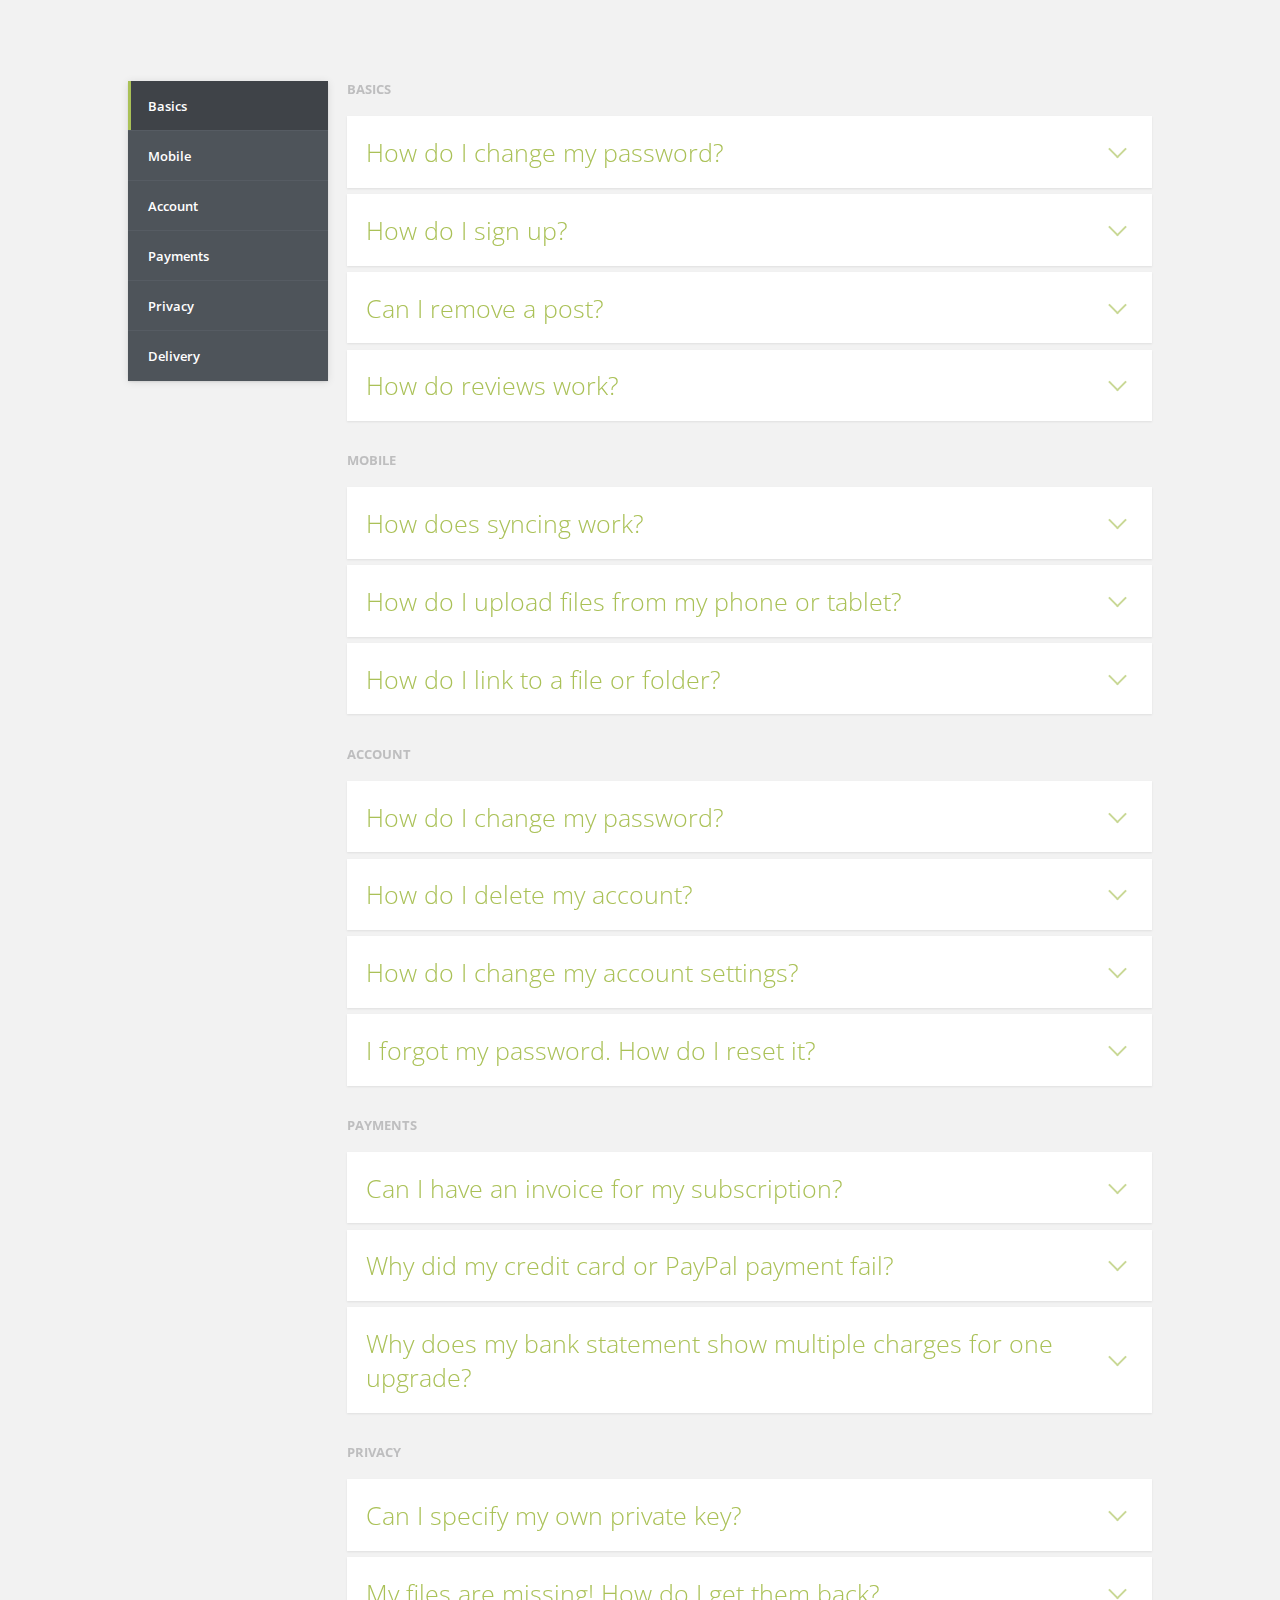
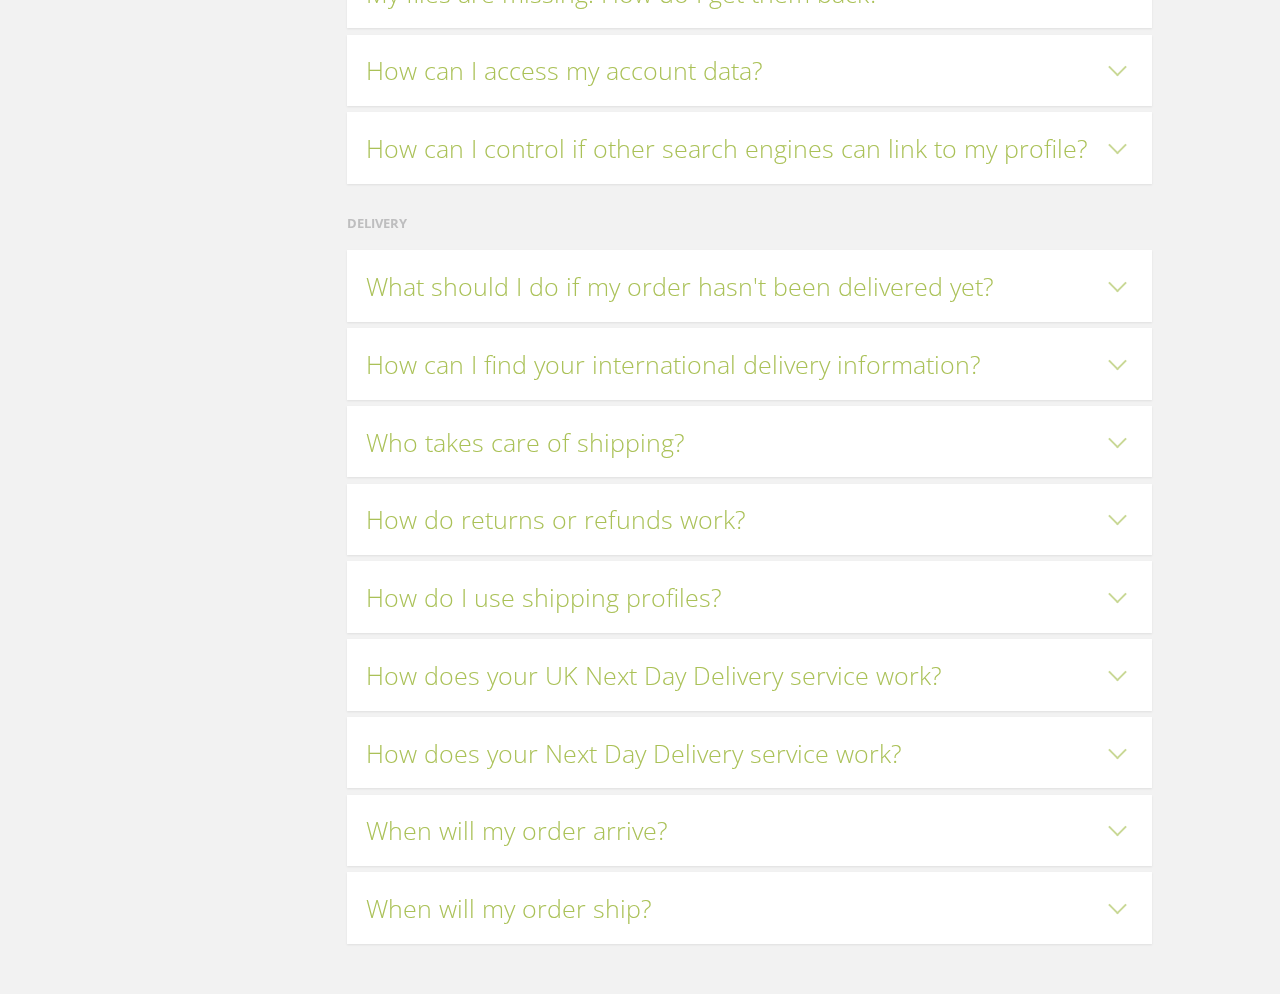
<file: index.html>
<!doctype html>
<html lang="en">
<head>
  <meta charset="UTF-8">
  <meta name="viewport" content="width=device-width, initial-scale=1">
  <script>document.getElementsByTagName("html")[0].className += " js";</script>
  <link rel="stylesheet" href="assets/css/style.css">
  <title>FAQ</title>
</head>
<body>

<section class="cd-faq js-cd-faq container max-width-md margin-top-lg margin-bottom-lg">
	<ul class="cd-faq__categories">
		<li><a class="cd-faq__category cd-faq__category-selected truncate" href="#basics">Basics</a></li>
		<li><a class="cd-faq__category truncate" href="#mobile">Mobile</a></li>
		<li><a class="cd-faq__category truncate" href="#account">Account</a></li>
		<li><a class="cd-faq__category truncate" href="#payments">Payments</a></li>
		<li><a class="cd-faq__category truncate" href="#privacy">Privacy</a></li>
		<li><a class="cd-faq__category truncate" href="#delivery">Delivery</a></li>
	</ul> <!-- cd-faq__categories -->

	<div class="cd-faq__items">
		<ul id="basics" class="cd-faq__group">
			<li class="cd-faq__title"><h2>Basics</h2></li>
			<li class="cd-faq__item">
				<a class="cd-faq__trigger" href="#0"><span>How do I change my password?</span></a>
				<div class="cd-faq__content">
          <div class="text-component">
            <p>Lorem ipsum dolor sit amet, consectetur adipisicing elit. Quae quidem blanditiis delectus corporis, possimus officia sint sequi ex tenetur id impedit est pariatur iure animi non a ratione reiciendis nihil sed consequatur atque repellendus fugit perspiciatis rerum et. Dolorum consequuntur fugit deleniti, soluta fuga nobis. Ducimus blanditiis velit sit iste delectus obcaecati debitis omnis, assumenda accusamus cumque perferendis eos aut quidem! Aut, totam rerum, cupiditate quae aperiam voluptas rem inventore quas, ex maxime culpa nam soluta labore at amet nihil laborum? Explicabo numquam, sit fugit, voluptatem autem atque quis quam voluptate fugiat earum rem hic, reprehenderit quaerat tempore at. Aperiam.</p>
          </div>
				</div> <!-- cd-faq__content -->
			</li>

			<li class="cd-faq__item">
				<a class="cd-faq__trigger" href="#0"><span>How do I sign up?</span></a>
				<div class="cd-faq__content">
          <div class="text-component">
            <p>Lorem ipsum dolor sit amet, consectetur adipisicing elit. Quasi cupiditate et laudantium esse adipisci consequatur modi possimus accusantium vero atque excepturi nobis in doloremque repudiandae soluta non minus dolore voluptatem enim reiciendis officia voluptates, fuga ullam? Voluptas reiciendis cumque molestiae unde numquam similique quas doloremque non, perferendis doloribus necessitatibus itaque dolorem quam officia atque perspiciatis dolore laudantium dolor voluptatem eligendi? Aliquam nulla unde voluptatum molestiae, eos fugit ullam, consequuntur, saepe voluptas quaerat deleniti. Repellendus magni sint temporibus, accusantium rem commodi?</p>
          </div>
				</div> <!-- cd-faq__content -->
			</li>

			<li class="cd-faq__item">
				<a class="cd-faq__trigger" href="#0"><span>Can I remove a post?</span></a>
				<div class="cd-faq__content">
          <div class="text-component">
            <p>Lorem ipsum dolor sit amet, consectetur adipisicing elit. Blanditiis provident officiis, reprehenderit numquam. Praesentium veritatis eos tenetur magni debitis inventore fugit, magnam, reiciendis, saepe obcaecati ex vero quaerat distinctio velit.</p>
          </div>
				</div> <!-- cd-faq__content -->
			</li>

			<li class="cd-faq__item">
				<a class="cd-faq__trigger" href="#0"><span>How do reviews work?</span></a>
				<div class="cd-faq__content">
          <div class="text-component">
            <p>Lorem ipsum dolor sit amet, consectetur adipisicing elit. Blanditiis provident officiis, reprehenderit numquam. Praesentium veritatis eos tenetur magni debitis inventore fugit, magnam, reiciendis, saepe obcaecati ex vero quaerat distinctio velit.</p>
          </div>
				</div> <!-- cd-faq__content -->
			</li>
		</ul> <!-- cd-faq__group -->

		<ul id="mobile" class="cd-faq__group">
			<li class="cd-faq__title"><h2>Mobile</h2></li>
			<li class="cd-faq__item">
				<a class="cd-faq__trigger" href="#0"><span>How does syncing work?</span></a>
				<div class="cd-faq__content">
          <div class="text-component">
            <p>Lorem ipsum dolor sit amet, consectetur adipisicing elit. Impedit quidem delectus rerum eligendi mollitia, repudiandae quae beatae. Et repellat quam atque corrupti iusto architecto impedit explicabo repudiandae qui similique aut iure ipsum quis inventore nulla error aliquid alias quia dolorem dolore, odio excepturi veniam odit veritatis. Quo iure magnam, et cum. Laudantium, eaque non? Tempore nihil corporis cumque dolor ipsum accusamus sapiente aliquid quis ea assumenda deserunt praesentium voluptatibus, accusantium a mollitia necessitatibus nostrum voluptatem numquam modi ab, sint rem.</p>
          </div>
				</div> <!-- cd-faq__content -->
			</li>

			<li class="cd-faq__item">
				<a class="cd-faq__trigger" href="#0"><span>How do I upload files from my phone or tablet?</span></a>
				<div class="cd-faq__content">
          <div class="text-component">
            <p>Lorem ipsum dolor sit amet, consectetur adipisicing elit. Nisi tempore, placeat quisquam rerum! Eligendi fugit dolorum tenetur modi fuga nisi rerum, autem officiis quaerat quos. Magni quia, quo quibusdam odio. Error magni aperiam amet architecto adipisci aspernatur! Officia, quaerat magni architecto nostrum magnam fuga nihil, ipsum laboriosam similique voluptatibus facilis nobis? Eius non asperiores, nesciunt suscipit veniam blanditiis veritatis provident possimus iusto voluptas, eveniet architecto quidem quos molestias, aperiam eum reprehenderit dolores ad deserunt eos amet. Vero molestiae commodi unde dolor dicta maxime alias, velit, nesciunt cum dolorem, ipsam soluta sint suscipit maiores mollitia assumenda ducimus aperiam neque enim! Quas culpa dolorum ipsam? Ipsum voluptatibus numquam natus? Eligendi explicabo eos, perferendis voluptatibus hic sed ipsam rerum maiores officia! Beatae, molestias!</p>
          </div>
				</div> <!-- cd-faq__content -->
			</li>

			<li class="cd-faq__item">
				<a class="cd-faq__trigger" href="#0"><span>How do I link to a file or folder?</span></a>
				<div class="cd-faq__content">
          <div class="text-component">
            <p>Lorem ipsum dolor sit amet, consectetur adipisicing elit. Blanditiis provident officiis, reprehenderit numquam. Praesentium veritatis eos tenetur magni debitis inventore fugit, magnam, reiciendis, saepe obcaecati ex vero quaerat distinctio velit.</p>
          </div>
				</div> <!-- cd-faq__content -->
			</li>
		</ul> <!-- cd-faq__group -->

		<ul id="account" class="cd-faq__group">
			<li class="cd-faq__title"><h2>Account</h2></li>
			<li class="cd-faq__item">
				<a class="cd-faq__trigger" href="#0"><span>How do I change my password?</span></a>
				<div class="cd-faq__content">
          <div class="text-component">
            <p>Lorem ipsum dolor sit amet, consectetur adipisicing elit. Perferendis earum autem consectetur labore eius tenetur esse, in temporibus sequi cum voluptatem vitae repellat nostrum odio perspiciatis dolores recusandae necessitatibus, unde, deserunt voluptas possimus veniam magni soluta deleniti! Architecto, quidem, totam. Fugit minus odit unde ea cupiditate ab aperiam sed dolore facere nihil laboriosam dolorum repellat deleniti aliquam fugiat laudantium delectus sint iure odio, necessitatibus rem quisquam! Ipsum praesentium quam nisi sint, impedit sapiente facilis laudantium mollitia quae fugiat similique. Dolor maiores aliquid incidunt commodi doloremque rem! Quaerat, debitis voluptatem vero qui enim, sunt reiciendis tempore inventore maxime quasi fugiat accusamus beatae modi voluptates iste officia esse soluta tempora labore quisquam fuga, cum. Sint nemo iste nulla accusamus quam qui quos, vero, minus id. Eius mollitia consequatur fugit nam consequuntur nesciunt illo id quis reprehenderit obcaecati voluptates corrupti, minus! Possimus, perspiciatis!</p>
          </div>
				</div> <!-- cd-faq__content -->
			</li>

			<li class="cd-faq__item">
				<a class="cd-faq__trigger" href="#0"><span>How do I delete my account?</span></a>
				<div class="cd-faq__content">
          <div class="text-component">
            <p>Lorem ipsum dolor sit amet, consectetur adipisicing elit. Illo tempore soluta, minus magnam non blanditiis dolore, in nam voluptas nobis minima deserunt deleniti id animi amet, suscipit consequuntur corporis nihil laborum facere temporibus. Qui inventore, doloribus facilis, provident soluta voluptas excepturi perspiciatis fugiat odit vero! Optio assumenda animi at! Assumenda doloremque nemo est sequi eaque, ipsum id, labore rem nisi, amet similique vel autem dolore totam facilis deserunt. Mollitia non ut libero unde accusamus praesentium sint maiores, illo, nemo aliquid?</p>
          </div>
				</div> <!-- cd-faq__content -->
			</li>

			<li class="cd-faq__item">
				<a class="cd-faq__trigger" href="#0"><span>How do I change my account settings?</span></a>
				<div class="cd-faq__content">
          <div class="text-component">
            <p>Lorem ipsum dolor sit amet, consectetur adipisicing elit. Blanditiis provident officiis, reprehenderit numquam. Praesentium veritatis eos tenetur magni debitis inventore fugit, magnam, reiciendis, saepe obcaecati ex vero quaerat distinctio velit.</p>
          </div>
				</div> <!-- cd-faq__content -->
			</li>

			<li class="cd-faq__item">
				<a class="cd-faq__trigger" href="#0"><span>I forgot my password. How do I reset it?</span></a>
				<div class="cd-faq__content">
          <div class="text-component">
            <p>Lorem ipsum dolor sit amet, consectetur adipisicing elit. Ipsum at aspernatur iure facere ab a corporis mollitia molestiae quod omnis minima, est labore quidem nobis accusantium ad totam sunt doloremque laudantium impedit similique iste quasi cum! Libero fugit at praesentium vero. Maiores non consequuntur rerum, nemo a qui repellat quibusdam architecto voluptatem? Sequi, possimus, cupiditate autem soluta ipsa rerum officiis cum libero delectus explicabo facilis, odit ullam aperiam reprehenderit! Vero ad non harum veritatis tempore beatae possimus, ex odio quo.</p>
          </div>
				</div> <!-- cd-faq__content -->
			</li>
		</ul> <!-- cd-faq__group -->

		<ul id="payments" class="cd-faq__group">
			<li class="cd-faq__title"><h2>Payments</h2></li>
			<li class="cd-faq__item">
				<a class="cd-faq__trigger" href="#0"><span>Can I have an invoice for my subscription?</span></a>
				<div class="cd-faq__content">
          <div class="text-component">
            <p>Lorem ipsum dolor sit amet, consectetur adipisicing elit. Impedit quidem delectus rerum eligendi mollitia, repudiandae quae beatae. Et repellat quam atque corrupti iusto architecto impedit explicabo repudiandae qui similique aut iure ipsum quis inventore nulla error aliquid alias quia dolorem dolore, odio excepturi veniam odit veritatis. Quo iure magnam, et cum. Laudantium, eaque non? Tempore nihil corporis cumque dolor ipsum accusamus sapiente aliquid quis ea assumenda deserunt praesentium voluptatibus, accusantium a mollitia necessitatibus nostrum voluptatem numquam modi ab, sint rem.</p>
          </div>
				</div> <!-- cd-faq__content -->
			</li>

			<li class="cd-faq__item">
				<a class="cd-faq__trigger" href="#0"><span>Why did my credit card or PayPal payment fail?</span></a>
				<div class="cd-faq__content">
          <div class="text-component">
            <p>Lorem ipsum dolor sit amet, consectetur adipisicing elit. Tenetur accusantium dolorem vel, ad, nostrum natus eos, nemo placeat quos nisi architecto rem dolorum amet consectetur molestiae reprehenderit cum harum commodi beatae necessitatibus. Mollitia a nostrum enim earum minima doloribus illum autem, provident vero et, aspernatur quae sunt illo dolorem. Corporis blanditiis, unde, neque, adipisci debitis quas ullam accusantium repudiandae eum nostrum quis! Velit esse harum qui, modi ratione debitis alias laboriosam minus eaque, quod, itaque labore illo totam aut quia fuga nemo. Perferendis ipsa laborum atque assumenda tempore aspernatur a eos harum non id commodi excepturi quaerat ullam, explicabo, incidunt ipsam, accusantium quo magni ut! Ratione, magnam. Delectus nesciunt impedit praesentium sed, aliquam architecto dolores quae, distinctio consectetur obcaecati esse, consequuntur vel sit quis blanditiis possimus dolorum. Eaque architecto doloremque aliquid quae cumque, vitae perferendis enim, iure fugiat, soluta aut!</p>
          </div>
				</div> <!-- cd-faq__content -->
			</li>

			<li class="cd-faq__item">
				<a class="cd-faq__trigger" href="#0"><span>Why does my bank statement show multiple charges for one upgrade?</span></a>
				<div class="cd-faq__content">
          <div class="text-component">
            <p>Lorem ipsum dolor sit amet, consectetur adipisicing elit. Blanditiis provident officiis, reprehenderit numquam. Praesentium veritatis eos tenetur magni debitis inventore fugit, magnam, reiciendis, saepe obcaecati ex vero quaerat distinctio velit.</p>
          </div>
				</div> <!-- cd-faq__content -->
			</li>
		</ul> <!-- cd-faq__group -->

		<ul id="privacy" class="cd-faq__group">
			<li class="cd-faq__title"><h2>Privacy</h2></li>
			<li class="cd-faq__item">
				<a class="cd-faq__trigger" href="#0"><span>Can I specify my own private key?</span></a>
				<div class="cd-faq__content">
          <div class="text-component">
            <p>Lorem ipsum dolor sit amet, consectetur adipisicing elit. Impedit quidem delectus rerum eligendi mollitia, repudiandae quae beatae. Et repellat quam atque corrupti iusto architecto impedit explicabo repudiandae qui similique aut iure ipsum quis inventore nulla error aliquid alias quia dolorem dolore, odio excepturi veniam odit veritatis. Quo iure magnam, et cum. Laudantium, eaque non? Tempore nihil corporis cumque dolor ipsum accusamus sapiente aliquid quis ea assumenda deserunt praesentium voluptatibus, accusantium a mollitia necessitatibus nostrum voluptatem numquam modi ab, sint rem.</p>
          </div>
				</div> <!-- cd-faq__content -->
			</li>

			<li class="cd-faq__item">
				<a class="cd-faq__trigger" href="#0"><span>My files are missing! How do I get them back?</span></a>
				<div class="cd-faq__content">
          <div class="text-component">
            <p>Lorem ipsum dolor sit amet, consectetur adipisicing elit. Blanditiis provident officiis, reprehenderit numquam. Praesentium veritatis eos tenetur magni debitis inventore fugit, magnam, reiciendis, saepe obcaecati ex vero quaerat distinctio velit.</p>
          </div>
				</div> <!-- cd-faq__content -->
			</li>

			<li class="cd-faq__item">
				<a class="cd-faq__trigger" href="#0"><span>How can I access my account data?</span></a>
				<div class="cd-faq__content">
          <div class="text-component">
            <p>Lorem ipsum dolor sit amet, consectetur adipisicing elit. Possimus magni vero deserunt enim et quia in aliquam, rem tempore voluptas illo nisi veritatis quas quod placeat ipsa! Error qui harum accusamus incidunt at libero ipsum, suscipit dolorum esse explicabo in eius voluptates quidem voluptatem inventore amet eaque deserunt veniam dignissimos excepturi? Dolore, quo amet nostrum autem nemo. Sit nam assumenda, corporis ea sunt distinctio nostrum doloribus alias, beatae nesciunt dolore saepe consequuntur minima eveniet porro dolor officiis maiores ab obcaecati officia enim aliquam. Itaque fuga molestiae hic accusantium atque corporis quia id sequi enim vero? Hic aperiam sint facilis aliquam quia, accusamus tenetur earum totam enim est, error. Iusto, reiciendis necessitatibus molestias. Voluptatibus eos explicabo repellat nesciunt nam vero minima.</p>
          </div>
				</div> <!-- cd-faq__content -->
			</li>

			<li class="cd-faq__item">
				<a class="cd-faq__trigger" href="#0"><span>How can I control if other search engines can link to my profile?</span></a>
				<div class="cd-faq__content">
          <div class="text-component">
            <p>Lorem ipsum dolor sit amet, consectetur adipisicing elit. Blanditiis provident officiis, reprehenderit numquam. Praesentium veritatis eos tenetur magni debitis inventore fugit, magnam, reiciendis, saepe obcaecati ex vero quaerat distinctio velit.</p>
          </div>
				</div> <!-- cd-faq__content -->
			</li>
		</ul> <!-- cd-faq__group -->

		<ul id="delivery" class="cd-faq__group">
			<li class="cd-faq__title"><h2>Delivery</h2></li>
			<li class="cd-faq__item">
				<a class="cd-faq__trigger" href="#0"><span>What should I do if my order hasn't been delivered yet?</span></a>
				<div class="cd-faq__content">
          <div class="text-component">
            <p>Lorem ipsum dolor sit amet, consectetur adipisicing elit. Impedit quidem delectus rerum eligendi mollitia, repudiandae quae beatae. Et repellat quam atque corrupti iusto architecto impedit explicabo repudiandae qui similique aut iure ipsum quis inventore nulla error aliquid alias quia dolorem dolore, odio excepturi veniam odit veritatis. Quo iure magnam, et cum. Laudantium, eaque non? Tempore nihil corporis cumque dolor ipsum accusamus sapiente aliquid quis ea assumenda deserunt praesentium voluptatibus, accusantium a mollitia necessitatibus nostrum voluptatem numquam modi ab, sint rem.</p>
          </div>
				</div> <!-- cd-faq__content -->
			</li>

			<li class="cd-faq__item">
				<a class="cd-faq__trigger" href="#0"><span>How can I find your international delivery information?</span></a>
				<div class="cd-faq__content">
          <div class="text-component">
            <p>Lorem ipsum dolor sit amet, consectetur adipisicing elit. Blanditiis provident officiis, reprehenderit numquam. Praesentium veritatis eos tenetur magni debitis inventore fugit, magnam, reiciendis, saepe obcaecati ex vero quaerat distinctio velit.</p>
          </div>
				</div> <!-- cd-faq__content -->
			</li>

			<li class="cd-faq__item">
				<a class="cd-faq__trigger" href="#0"><span>Who takes care of shipping?</span></a>
				<div class="cd-faq__content">
          <div class="text-component">
            <p>Lorem ipsum dolor sit amet, consectetur adipisicing elit. Blanditiis provident officiis, reprehenderit numquam. Praesentium veritatis eos tenetur magni debitis inventore fugit, magnam, reiciendis, saepe obcaecati ex vero quaerat distinctio velit.</p>
          </div>
				</div> <!-- cd-faq__content -->
			</li>

			<li class="cd-faq__item">
				<a class="cd-faq__trigger" href="#0"><span>How do returns or refunds work?</span></a>
				<div class="cd-faq__content">
          <div class="text-component">
            <p>Lorem ipsum dolor sit amet, consectetur adipisicing elit. Impedit quidem delectus rerum eligendi mollitia, repudiandae quae beatae. Et repellat quam atque corrupti iusto architecto impedit explicabo repudiandae qui similique aut iure ipsum quis inventore nulla error aliquid alias quia dolorem dolore, odio excepturi veniam odit veritatis. Quo iure magnam, et cum. Laudantium, eaque non? Tempore nihil corporis cumque dolor ipsum accusamus sapiente aliquid quis ea assumenda deserunt praesentium voluptatibus, accusantium a mollitia necessitatibus nostrum voluptatem numquam modi ab, sint rem.</p>
          </div>
				</div> <!-- cd-faq__content -->
			</li>

			<li class="cd-faq__item">
				<a class="cd-faq__trigger" href="#0"><span>How do I use shipping profiles?</span></a>
				<div class="cd-faq__content">
          <div class="text-component">
            <p>Lorem ipsum dolor sit amet, consectetur adipisicing elit. Blanditiis provident officiis, reprehenderit numquam. Praesentium veritatis eos tenetur magni debitis inventore fugit, magnam, reiciendis, saepe obcaecati ex vero quaerat distinctio velit.</p>
          </div>
				</div> <!-- cd-faq__content -->
			</li>

			<li class="cd-faq__item">
				<a class="cd-faq__trigger" href="#0"><span>How does your UK Next Day Delivery service work?</span></a>
				<div class="cd-faq__content">
          <div class="text-component">
            <p>Lorem ipsum dolor sit amet, consectetur adipisicing elit. Blanditiis provident officiis, reprehenderit numquam. Praesentium veritatis eos tenetur magni debitis inventore fugit, magnam, reiciendis, saepe obcaecati ex vero quaerat distinctio velit.</p>
          </div>
				</div> <!-- cd-faq__content -->
			</li>

			<li class="cd-faq__item">
				<a class="cd-faq__trigger" href="#0"><span>How does your Next Day Delivery service work?</span></a>
				<div class="cd-faq__content">
          <div class="text-component">
            <p>Lorem ipsum dolor sit amet, consectetur adipisicing elit. Blanditiis provident officiis, reprehenderit numquam. Praesentium veritatis eos tenetur magni debitis inventore fugit, magnam, reiciendis, saepe obcaecati ex vero quaerat distinctio velit.</p>
          </div>
				</div> <!-- cd-faq__content -->
			</li>

			<li class="cd-faq__item">
				<a class="cd-faq__trigger" href="#0"><span>When will my order arrive?</span></a>
				<div class="cd-faq__content">
          <div class="text-component">
            <p>Lorem ipsum dolor sit amet, consectetur adipisicing elit. Blanditiis provident officiis, reprehenderit numquam. Praesentium veritatis eos tenetur magni debitis inventore fugit, magnam, reiciendis, saepe obcaecati ex vero quaerat distinctio velit.</p>
          </div>
				</div> <!-- cd-faq__content -->
			</li>

			<li class="cd-faq__item">
				<a class="cd-faq__trigger" href="#0"><span>When will my order ship?</span></a>
				<div class="cd-faq__content">
          <div class="text-component">
            <p>Lorem ipsum dolor sit amet, consectetur adipisicing elit. Blanditiis provident officiis, reprehenderit numquam. Praesentium veritatis eos tenetur magni debitis inventore fugit, magnam, reiciendis, saepe obcaecati ex vero quaerat distinctio velit.</p>
          </div>
				</div> <!-- cd-faq__content -->
			</li>
		</ul> <!-- cd-faq__group -->
	</div> <!-- cd-faq__items -->

	<a href="#0" class="cd-faq__close-panel text-replace">Close</a>
  
  <div class="cd-faq__overlay" aria-hidden="true"></div>
</section> <!-- cd-faq -->
<script src="assets/js/util.js"></script> <!-- util functions included in the CodyHouse framework -->
<script src="assets/js/main.js"></script> 
</body>
</html>
</file>
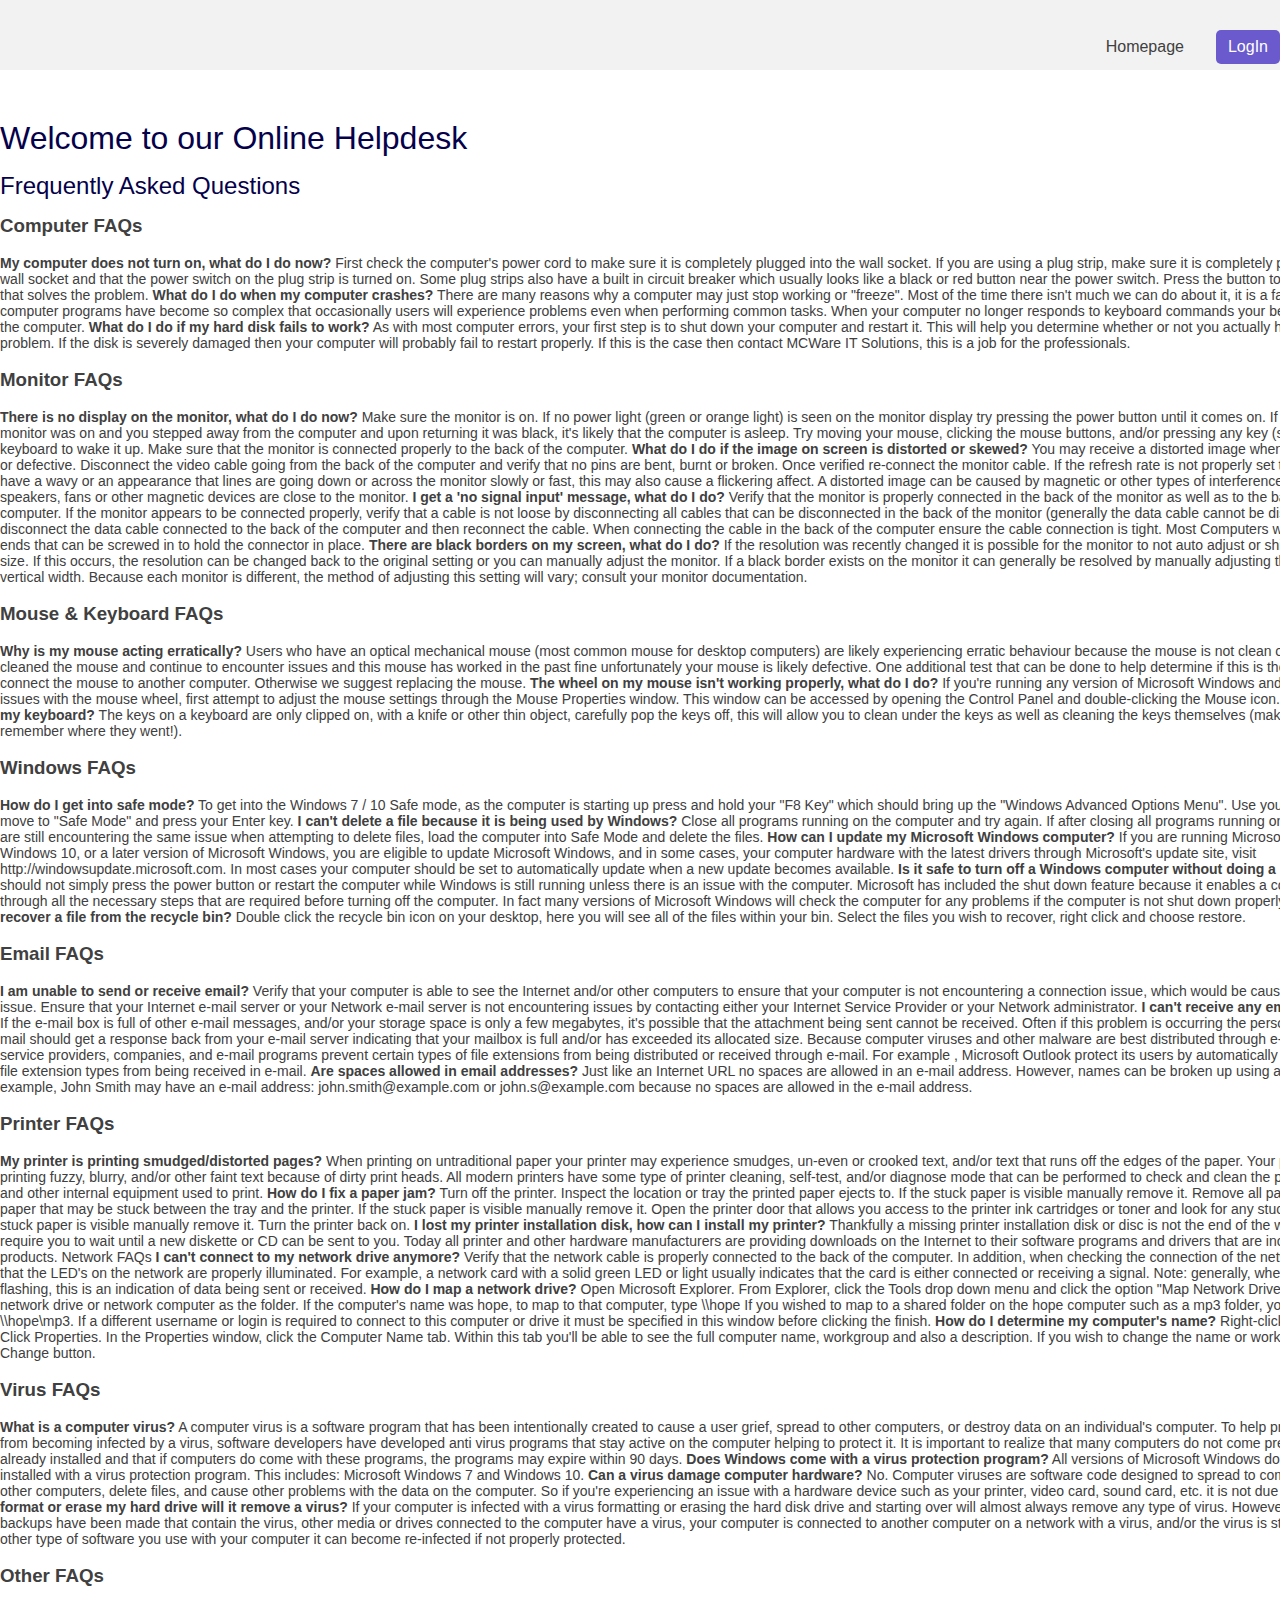
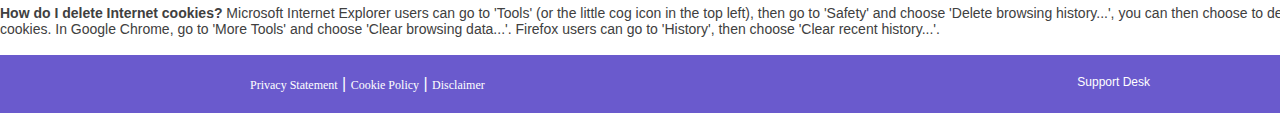
<file: FAQ.html>
<?php
session_start();
echo 'emplyee login page';
include 'includes/connect.php';
include 'includes/functions.php';
?>
<!DOCTYPE html>
<html lang="en">
<head>
    <meta charset="utf-8">
    <meta http-equiv="X-UA-Compatible" content="IE=edge">
    <title>FAQ</title>
    <link rel="stylesheet" type="text/css" href="style/main.css">
</head>

<body>
    <header id="header">
       
        <!-- NAVBAR -->
    
        <div class="navbar">
            <ul>
                <li class="navbar__link"><a class="navbar__link--a" href="home.php">Homepage</a></li>
                <li class="navbar__link--enroll"><a class="navbar__link--a" href="home.php">LogIn</a></li>
            </ul>
        </div>
    </header>

    
    <div class="title-image">
        
    </div>

    <!-- Content -->
    <div id="FAQ">
        
        
		<h1>Welcome to our Online Helpdesk</h1>
            <h2>Frequently Asked Questions</h2>
			<h3>Computer FAQs</h3>
			<br>
<p><b>My computer does not turn on, what do I do now?</b>

First check the computer's power cord to make sure it is completely plugged into the wall socket. 
If you are using a plug strip, make sure it is completely plugged into the wall socket and that the power switch on the plug strip is turned on. 
Some plug strips also have a built in circuit breaker which usually looks like a black or red button near the power switch. Press the button to reset it and see if that solves the problem.

<b>What do I do when my computer crashes?</b>

There are many reasons why a computer may just stop working or "freeze". 
Most of the time there isn't much we can do about it, it is a fact of life that computer programs have become so complex that occasionally users will experience problems even when performing common tasks. 
When your computer no longer responds to keyboard commands your best bet is to restart the computer.

<b>What do I do if my hard disk fails to work?</b>

As with most computer errors, your first step is to shut down your computer and restart it. 
This will help you determine whether or not you actually have a hard disk problem. If the disk is severely damaged then your computer will probably fail to restart properly. 
If this is the case then contact MCWare IT Solutions, this is a job for the professionals.</p>
<br>
<h3>Monitor FAQs</h3>
<br>
<p><b>There is no display on the monitor, what do I do now?</b>

Make sure the monitor is on. If no power light (green or orange light) is seen on the monitor display try pressing the power button until it comes on.
 If your computer monitor was on and you stepped away from the computer and upon returning it was black, it's likely that the computer is asleep.
 Try moving your mouse, clicking the mouse buttons, and/or pressing any key (space bar) on the keyboard to wake it up. Make sure that the monitor is connected properly to the back of the computer.

<b>What do I do if the image on screen is distorted or skewed?</b>

You may receive a distorted image when the cable is loose or defective. Disconnect the video cable going from the back of the computer and verify that no pins are bent, burnt or broken.
 Once verified re-connect the monitor cable. If the refresh rate is not properly set the monitor may have a wavy or an appearance that lines are going down or across the monitor slowly or fast, this may also
 cause a flickering affect. A distorted image can be caused by magnetic or other types of interference. Verify no speakers, fans or other magnetic devices are close to the monitor.

<b>I get a 'no signal input' message, what do I do?</b>

Verify that the monitor is properly connected in the back of the monitor as well as to the back of the computer.
 If the monitor appears to be connected properly, verify that a cable is not loose by disconnecting all cables that can be disconnected in the back of the monitor (generally the data cable cannot be disconnected).
 Next, disconnect the data cable connected to the back of the computer and then reconnect the cable. When connecting the cable in the back of the computer ensure the cable connection is tight.
 Most Computers will also have screw ends that can be screwed in to hold the connector in place.

<b>There are black borders on my screen, what do I do?</b>

If the resolution was recently changed it is possible for the monitor to not auto adjust or shift to the correct size. If this occurs, the resolution can be changed back to the original
 setting or you can manually adjust the monitor. If a black border exists on the monitor it can generally be resolved by manually adjusting the horizontal or vertical width. Because each monitor is different, the method
 of adjusting this setting will vary; consult your monitor documentation.</p>
 <br>
<h3>Mouse & Keyboard FAQs</h3>
<br>
<p><b>Why is my mouse acting erratically?</b>

Users who have an optical mechanical mouse (most common mouse for desktop computers) are likely experiencing erratic behaviour because the mouse is not clean or is dirty.
 If you've cleaned the mouse and continue to encounter issues and this mouse has worked in the past fine unfortunately your mouse is likely defective. One additional test that can be done to help determine if
 this is the case or not is to connect the mouse to another computer. Otherwise we suggest replacing the mouse.

<b>The wheel on my mouse isn't working properly, what do I do?</b>

If you're running any version of Microsoft Windows and are encountering issues with the mouse wheel, first attempt to adjust the mouse settings through the Mouse Properties window.
 This window can be accessed by opening the Control Panel and double-clicking the Mouse icon.

<b>How can I clean my keyboard?</b>

The keys on a keyboard are only clipped on, with a knife or other thin object, carefully pop the keys off, this will allow you to clean under the keys as well as
 cleaning the keys themselves (make sure you remember where they went!).</p>
 
<br/>
 
<h3>Windows FAQs</h3>

<br/>

<p><b>How do I get into safe mode?</b>

To get into the Windows 7 / 10 Safe mode, as the computer is starting up press and hold your "F8 Key" which should bring up the "Windows Advanced Options Menu".
 Use your arrow keys to move to "Safe Mode" and press your Enter key.

<b>I can't delete a file because it is being used by Windows?</b>

Close all programs running on the computer and try again.
 If after closing all programs running on the computer you are still encountering the same issue when attempting to delete files, load the computer into Safe Mode and delete the files.

<b>How can I update my Microsoft Windows computer?</b>

If you are running Microsoft Windows 7, Windows 10, or a later version of Microsoft Windows, you are eligible to update Microsoft Windows, and in some cases, your computer hardware with the latest drivers through
 Microsoft's update site, visit http://windowsupdate.microsoft.com. In most cases your computer should be set to automatically update when a new update becomes available.

<b>Is it safe to turn off a Windows computer without doing a shut down?</b>

Users should not simply press the power button or restart the computer while Windows is still running unless there is an issue with the computer. 
Microsoft has included the shut down feature because it enables a computer to go through all the necessary steps that are required before turning off the computer. 
In fact many versions of Microsoft Windows will check the computer for any problems if the computer is not shut down properly.

<b>How can I recover a file from the recycle bin?</b>

Double click the recycle bin icon on your desktop, here you will see all of the files within your bin. Select the files you wish to recover, right click and choose restore.</p>
<br>
<h3>Email FAQs</h3>
<br>

<p><b>I am unable to send or receive email?</b>

Verify that your computer is able to see the Internet and/or other computers to ensure that your computer is not encountering a connection issue, which would be causing your e-mail issue.
 Ensure that your Internet e-mail server or your Network e-mail server is not encountering issues by contacting either your Internet Service Provider or your Network administrator.

<b>I can't receive any email attachments?</b>

If the e-mail box is full of other e-mail messages, and/or your storage space is only a few megabytes, it's possible that the attachment being sent cannot be received.
 Often if this problem is occurring the person sending the e-mail should get a response back from your e-mail server indicating that your mailbox is full and/or has exceeded its allocated size. Because computer viruses
 and other malware are best distributed through e-mail, many e-mail service providers, companies, and e-mail programs prevent certain types of file extensions from being distributed or received through e-mail. For example
 , Microsoft Outlook protect its users by automatically disabling certain file extension types from being received in e-mail.

<b>Are spaces allowed in email addresses?</b>

Just like an Internet URL no spaces are allowed in an e-mail address. However, names can be broken up using a period; for example, John Smith may have an e-mail address: john.smith@example.com or john.s@example.com because
 no spaces are allowed in the e-mail address.</p>
 <br>
<h3> Printer FAQs </h3>
<br>
<p><b>My printer is printing smudged/distorted pages?</b>

When printing on untraditional paper your printer may experience smudges, un-even or crooked text, and/or text that runs off the edges of the paper. Your printer may be printing fuzzy, blurry, and/or other
 faint text because of dirty print heads. All modern printers have some type of printer cleaning, self-test, and/or diagnose mode that can be performed to check and clean the printers print heads and other
 internal equipment used to print.

<b>How do I fix a paper jam?</b>

Turn off the printer. Inspect the location or tray the printed paper ejects to. If the stuck paper is visible manually remove it. Remove all paper trays and any paper that may be stuck between the tray and the printer.
 If the stuck paper is visible manually remove it. Open the printer door that allows you access to the printer ink cartridges or toner and look for any stuck paper. If the stuck paper is visible manually remove it.
 Turn the printer back on.

<b>I lost my printer installation disk, how can I install my printer?</b>

Thankfully a missing printer installation disk or disc is not the end of the world and will not require you to wait until a new diskette or CD can be sent to you.
 Today all printer and other hardware manufacturers are providing downloads on the Internet to their software programs and drivers that are included with their products.
Network FAQs

<b>I can't connect to my network drive anymore?</b>

Verify that the network cable is properly connected to the back of the computer. In addition, when checking the connection of the network cable, ensure that the LED's on the network are properly illuminated.
 For example, a network card with a solid green LED or light usually indicates that the card is either connected or receiving a signal. Note: generally, when the green light is flashing, this is an indication of
 data being sent or received.

<b>How do I map a network drive?</b>

Open Microsoft Explorer. From Explorer, click the Tools drop down menu and click the option "Map Network Drive." Specify the network drive or network computer as the folder. 
If the computer's name was hope, to map to that computer, type \\hope If you wished to map to a shared folder on the hope computer such as a mp3 folder, you would type \\hope\mp3. If a different username or
 login is required to connect to this computer or drive it must be specified in this window before clicking the finish.

<b>How do I determine my computer's name?</b>

Right-click My Computer. Click Properties. In the Properties window, click the Computer Name tab. Within this tab you'll be able to see the full computer name, workgroup and also a description.
 If you wish to change the name or workgroup, click the Change button.</p>
 <br>
<h3>Virus FAQs</h3>
<br>

<p><b>What is a computer virus?</b>

A computer virus is a software program that has been intentionally created to cause a user grief, spread to other computers, or destroy data on an individual's computer.
 To help prevent a computer from becoming infected by a virus, software developers have developed anti virus programs that stay active on the computer helping to protect it.
 It is important to realize that many computers do not come pre-loaded with these already installed and that if computers do come with these programs, the programs may expire within 90 days.

<b>Does Windows come with a virus protection program?</b>

All versions of Microsoft Windows do not come pre-installed with a virus protection program. This includes: Microsoft Windows 7 and Windows 10.

<b>Can a virus damage computer hardware?</b>

No. Computer viruses are software code designed to spread to computer files and other computers, delete files, and cause other problems with the data on the computer. So if you're experiencing an
 issue with a hardware device such as your printer, video card, sound card, etc. it is not due to a virus.

<b>If I format or erase my hard drive will it remove a virus?</b>

If your computer is infected with a virus formatting or erasing the hard disk drive and starting over will almost always remove any type of virus.
 However, keep in mind if backups have been made that contain the virus, other media or drives connected to the computer have a virus, your computer is connected to another computer on a network
 with a virus, and/or the virus is stored on some other type of software you use with your computer it can become re-infected if not properly protected.</p>
 <br>
<h3>Other FAQs</h3>
<br>
<p><b>How do I delete Internet cookies?</b>

Microsoft Internet Explorer users can go to 'Tools' (or the little cog icon in the top left), then go to 'Safety' and choose 'Delete browsing history...', you can then choose to delete your Internet cookies.
 In Google Chrome, go to 'More Tools' and choose 'Clear browsing data...'. Firefox users can go to 'History', then choose 'Clear recent history...'. </p>
 <br>
			
			
		
			
			
			
				<!-- Footer -->
    <footer id="footer">
        <div class="footer__wrapper">
            <div class="footer__left">
                <a href="#">Privacy Statement</a>&nbsp;|&nbsp;<a href="#">Cookie Policy</a>&nbsp;|&nbsp;<a href="#">Disclaimer</a>
            </div>
            <div class="footer__right">
                <p>Support Desk</p>
            </div>
        </div>
    </footer>
	
</body>

</html>
</file>
<file: assets/css/style.css>
@import url("https://fonts.googleapis.com/css?family=Open+Sans:400,300,600,700");*,*::after,*::before{box-sizing:inherit}*{font:inherit}html,body,div,span,applet,object,iframe,h1,h2,h3,h4,h5,h6,p,blockquote,pre,a,abbr,acronym,address,big,cite,code,del,dfn,em,img,ins,kbd,q,s,samp,small,strike,strong,sub,sup,tt,var,b,u,i,center,dl,dt,dd,ol,ul,li,fieldset,form,label,legend,table,caption,tbody,tfoot,thead,tr,th,td,article,aside,canvas,details,embed,figure,figcaption,footer,header,hgroup,menu,nav,output,ruby,section,summary,time,mark,audio,video,hr{margin:0;padding:0;border:0}html{box-sizing:border-box}body{background-color:hsl(0, 0%, 100%);background-color:var(--color-bg, white)}article,aside,details,figcaption,figure,footer,header,hgroup,menu,nav,section,main,form legend{display:block}ol,ul{list-style:none}blockquote,q{quotes:none}button,input,textarea,select{margin:0}.btn,.form-control,.link,.reset{background-color:transparent;padding:0;border:0;border-radius:0;color:inherit;line-height:inherit;-webkit-appearance:none;-moz-appearance:none;appearance:none}select.form-control::-ms-expand{display:none}textarea{resize:vertical;overflow:auto;vertical-align:top}input::-ms-clear{display:none}table{border-collapse:collapse;border-spacing:0}img,video,svg{max-width:100%}[data-theme]{background-color:hsl(0, 0%, 100%);background-color:var(--color-bg, #fff);color:hsl(240, 4%, 20%);color:var(--color-contrast-high, #313135)}:root{--space-unit:  1em;--space-xxxxs: calc(0.125*var(--space-unit));--space-xxxs:  calc(0.25*var(--space-unit));--space-xxs:   calc(0.375*var(--space-unit));--space-xs:    calc(0.5*var(--space-unit));--space-sm:    calc(0.75*var(--space-unit));--space-md:    calc(1.25*var(--space-unit));--space-lg:    calc(2*var(--space-unit));--space-xl:    calc(3.25*var(--space-unit));--space-xxl:   calc(5.25*var(--space-unit));--space-xxxl:  calc(8.5*var(--space-unit));--space-xxxxl: calc(13.75*var(--space-unit));--component-padding: var(--space-md)}:root{--max-width-xxs: 32rem;--max-width-xs:  38rem;--max-width-sm:  48rem;--max-width-md:  64rem;--max-width-lg:  80rem;--max-width-xl:  90rem;--max-width-xxl: 120rem}.container{width:calc(100% - 1.25em);width:calc(100% - 2*var(--component-padding));margin-left:auto;margin-right:auto}.max-width-xxs{max-width:32rem;max-width:var(--max-width-xxs)}.max-width-xs{max-width:38rem;max-width:var(--max-width-xs)}.max-width-sm{max-width:48rem;max-width:var(--max-width-sm)}.max-width-md{max-width:64rem;max-width:var(--max-width-md)}.max-width-lg{max-width:80rem;max-width:var(--max-width-lg)}.max-width-xl{max-width:90rem;max-width:var(--max-width-xl)}.max-width-xxl{max-width:120rem;max-width:var(--max-width-xxl)}.max-width-adaptive-sm{max-width:38rem;max-width:var(--max-width-xs)}@media (min-width: 64rem){.max-width-adaptive-sm{max-width:48rem;max-width:var(--max-width-sm)}}.max-width-adaptive-md{max-width:38rem;max-width:var(--max-width-xs)}@media (min-width: 64rem){.max-width-adaptive-md{max-width:64rem;max-width:var(--max-width-md)}}.max-width-adaptive,.max-width-adaptive-lg{max-width:38rem;max-width:var(--max-width-xs)}@media (min-width: 64rem){.max-width-adaptive,.max-width-adaptive-lg{max-width:64rem;max-width:var(--max-width-md)}}@media (min-width: 90rem){.max-width-adaptive,.max-width-adaptive-lg{max-width:80rem;max-width:var(--max-width-lg)}}.max-width-adaptive-xl{max-width:38rem;max-width:var(--max-width-xs)}@media (min-width: 64rem){.max-width-adaptive-xl{max-width:64rem;max-width:var(--max-width-md)}}@media (min-width: 90rem){.max-width-adaptive-xl{max-width:90rem;max-width:var(--max-width-xl)}}.grid{--grid-gap: 0px;display:-ms-flexbox;display:flex;-ms-flex-wrap:wrap;flex-wrap:wrap}.grid>*{-ms-flex-preferred-size:100%;flex-basis:100%}[class*="grid-gap"]{margin-bottom:1em * -1;margin-bottom:calc(var(--grid-gap, 1em)*-1);margin-right:1em * -1;margin-right:calc(var(--grid-gap, 1em)*-1)}[class*="grid-gap"]>*{margin-bottom:1em;margin-bottom:var(--grid-gap, 1em);margin-right:1em;margin-right:var(--grid-gap, 1em)}.grid-gap-xxxxs{--grid-gap: var(--space-xxxxs)}.grid-gap-xxxs{--grid-gap: var(--space-xxxs)}.grid-gap-xxs{--grid-gap: var(--space-xxs)}.grid-gap-xs{--grid-gap: var(--space-xs)}.grid-gap-sm{--grid-gap: var(--space-sm)}.grid-gap-md{--grid-gap: var(--space-md)}.grid-gap-lg{--grid-gap: var(--space-lg)}.grid-gap-xl{--grid-gap: var(--space-xl)}.grid-gap-xxl{--grid-gap: var(--space-xxl)}.grid-gap-xxxl{--grid-gap: var(--space-xxxl)}.grid-gap-xxxxl{--grid-gap: var(--space-xxxxl)}.col{-ms-flex-positive:1;flex-grow:1;-ms-flex-preferred-size:0;flex-basis:0;max-width:100%}.col-1{-ms-flex-preferred-size:calc(8.33% - 0.01px - 1em);-ms-flex-preferred-size:calc(8.33% - 0.01px - var(--grid-gap, 1em));flex-basis:calc(8.33% - 0.01px - 1em);flex-basis:calc(8.33% - 0.01px - var(--grid-gap, 1em));max-width:calc(8.33% - 0.01px - 1em);max-width:calc(8.33% - 0.01px - var(--grid-gap, 1em))}.col-2{-ms-flex-preferred-size:calc(16.66% - 0.01px - 1em);-ms-flex-preferred-size:calc(16.66% - 0.01px - var(--grid-gap, 1em));flex-basis:calc(16.66% - 0.01px - 1em);flex-basis:calc(16.66% - 0.01px - var(--grid-gap, 1em));max-width:calc(16.66% - 0.01px - 1em);max-width:calc(16.66% - 0.01px - var(--grid-gap, 1em))}.col-3{-ms-flex-preferred-size:calc(25% - 0.01px - 1em);-ms-flex-preferred-size:calc(25% - 0.01px - var(--grid-gap, 1em));flex-basis:calc(25% - 0.01px - 1em);flex-basis:calc(25% - 0.01px - var(--grid-gap, 1em));max-width:calc(25% - 0.01px - 1em);max-width:calc(25% - 0.01px - var(--grid-gap, 1em))}.col-4{-ms-flex-preferred-size:calc(33.33% - 0.01px - 1em);-ms-flex-preferred-size:calc(33.33% - 0.01px - var(--grid-gap, 1em));flex-basis:calc(33.33% - 0.01px - 1em);flex-basis:calc(33.33% - 0.01px - var(--grid-gap, 1em));max-width:calc(33.33% - 0.01px - 1em);max-width:calc(33.33% - 0.01px - var(--grid-gap, 1em))}.col-5{-ms-flex-preferred-size:calc(41.66% - 0.01px - 1em);-ms-flex-preferred-size:calc(41.66% - 0.01px - var(--grid-gap, 1em));flex-basis:calc(41.66% - 0.01px - 1em);flex-basis:calc(41.66% - 0.01px - var(--grid-gap, 1em));max-width:calc(41.66% - 0.01px - 1em);max-width:calc(41.66% - 0.01px - var(--grid-gap, 1em))}.col-6{-ms-flex-preferred-size:calc(50% - 0.01px - 1em);-ms-flex-preferred-size:calc(50% - 0.01px - var(--grid-gap, 1em));flex-basis:calc(50% - 0.01px - 1em);flex-basis:calc(50% - 0.01px - var(--grid-gap, 1em));max-width:calc(50% - 0.01px - 1em);max-width:calc(50% - 0.01px - var(--grid-gap, 1em))}.col-7{-ms-flex-preferred-size:calc(58.33% - 0.01px - 1em);-ms-flex-preferred-size:calc(58.33% - 0.01px - var(--grid-gap, 1em));flex-basis:calc(58.33% - 0.01px - 1em);flex-basis:calc(58.33% - 0.01px - var(--grid-gap, 1em));max-width:calc(58.33% - 0.01px - 1em);max-width:calc(58.33% - 0.01px - var(--grid-gap, 1em))}.col-8{-ms-flex-preferred-size:calc(66.66% - 0.01px - 1em);-ms-flex-preferred-size:calc(66.66% - 0.01px - var(--grid-gap, 1em));flex-basis:calc(66.66% - 0.01px - 1em);flex-basis:calc(66.66% - 0.01px - var(--grid-gap, 1em));max-width:calc(66.66% - 0.01px - 1em);max-width:calc(66.66% - 0.01px - var(--grid-gap, 1em))}.col-9{-ms-flex-preferred-size:calc(75% - 0.01px - 1em);-ms-flex-preferred-size:calc(75% - 0.01px - var(--grid-gap, 1em));flex-basis:calc(75% - 0.01px - 1em);flex-basis:calc(75% - 0.01px - var(--grid-gap, 1em));max-width:calc(75% - 0.01px - 1em);max-width:calc(75% - 0.01px - var(--grid-gap, 1em))}.col-10{-ms-flex-preferred-size:calc(83.33% - 0.01px - 1em);-ms-flex-preferred-size:calc(83.33% - 0.01px - var(--grid-gap, 1em));flex-basis:calc(83.33% - 0.01px - 1em);flex-basis:calc(83.33% - 0.01px - var(--grid-gap, 1em));max-width:calc(83.33% - 0.01px - 1em);max-width:calc(83.33% - 0.01px - var(--grid-gap, 1em))}.col-11{-ms-flex-preferred-size:calc(91.66% - 0.01px - 1em);-ms-flex-preferred-size:calc(91.66% - 0.01px - var(--grid-gap, 1em));flex-basis:calc(91.66% - 0.01px - 1em);flex-basis:calc(91.66% - 0.01px - var(--grid-gap, 1em));max-width:calc(91.66% - 0.01px - 1em);max-width:calc(91.66% - 0.01px - var(--grid-gap, 1em))}.col-12{-ms-flex-preferred-size:calc(100% - 0.01px - 1em);-ms-flex-preferred-size:calc(100% - 0.01px - var(--grid-gap, 1em));flex-basis:calc(100% - 0.01px - 1em);flex-basis:calc(100% - 0.01px - var(--grid-gap, 1em));max-width:calc(100% - 0.01px - 1em);max-width:calc(100% - 0.01px - var(--grid-gap, 1em))}@media (min-width: 32rem){.col\@xs{-ms-flex-positive:1;flex-grow:1;-ms-flex-preferred-size:0;flex-basis:0;max-width:100%}.col-1\@xs{-ms-flex-preferred-size:calc(8.33% - 0.01px - 1em);-ms-flex-preferred-size:calc(8.33% - 0.01px - var(--grid-gap, 1em));flex-basis:calc(8.33% - 0.01px - 1em);flex-basis:calc(8.33% - 0.01px - var(--grid-gap, 1em));max-width:calc(8.33% - 0.01px - 1em);max-width:calc(8.33% - 0.01px - var(--grid-gap, 1em))}.col-2\@xs{-ms-flex-preferred-size:calc(16.66% - 0.01px - 1em);-ms-flex-preferred-size:calc(16.66% - 0.01px - var(--grid-gap, 1em));flex-basis:calc(16.66% - 0.01px - 1em);flex-basis:calc(16.66% - 0.01px - var(--grid-gap, 1em));max-width:calc(16.66% - 0.01px - 1em);max-width:calc(16.66% - 0.01px - var(--grid-gap, 1em))}.col-3\@xs{-ms-flex-preferred-size:calc(25% - 0.01px - 1em);-ms-flex-preferred-size:calc(25% - 0.01px - var(--grid-gap, 1em));flex-basis:calc(25% - 0.01px - 1em);flex-basis:calc(25% - 0.01px - var(--grid-gap, 1em));max-width:calc(25% - 0.01px - 1em);max-width:calc(25% - 0.01px - var(--grid-gap, 1em))}.col-4\@xs{-ms-flex-preferred-size:calc(33.33% - 0.01px - 1em);-ms-flex-preferred-size:calc(33.33% - 0.01px - var(--grid-gap, 1em));flex-basis:calc(33.33% - 0.01px - 1em);flex-basis:calc(33.33% - 0.01px - var(--grid-gap, 1em));max-width:calc(33.33% - 0.01px - 1em);max-width:calc(33.33% - 0.01px - var(--grid-gap, 1em))}.col-5\@xs{-ms-flex-preferred-size:calc(41.66% - 0.01px - 1em);-ms-flex-preferred-size:calc(41.66% - 0.01px - var(--grid-gap, 1em));flex-basis:calc(41.66% - 0.01px - 1em);flex-basis:calc(41.66% - 0.01px - var(--grid-gap, 1em));max-width:calc(41.66% - 0.01px - 1em);max-width:calc(41.66% - 0.01px - var(--grid-gap, 1em))}.col-6\@xs{-ms-flex-preferred-size:calc(50% - 0.01px - 1em);-ms-flex-preferred-size:calc(50% - 0.01px - var(--grid-gap, 1em));flex-basis:calc(50% - 0.01px - 1em);flex-basis:calc(50% - 0.01px - var(--grid-gap, 1em));max-width:calc(50% - 0.01px - 1em);max-width:calc(50% - 0.01px - var(--grid-gap, 1em))}.col-7\@xs{-ms-flex-preferred-size:calc(58.33% - 0.01px - 1em);-ms-flex-preferred-size:calc(58.33% - 0.01px - var(--grid-gap, 1em));flex-basis:calc(58.33% - 0.01px - 1em);flex-basis:calc(58.33% - 0.01px - var(--grid-gap, 1em));max-width:calc(58.33% - 0.01px - 1em);max-width:calc(58.33% - 0.01px - var(--grid-gap, 1em))}.col-8\@xs{-ms-flex-preferred-size:calc(66.66% - 0.01px - 1em);-ms-flex-preferred-size:calc(66.66% - 0.01px - var(--grid-gap, 1em));flex-basis:calc(66.66% - 0.01px - 1em);flex-basis:calc(66.66% - 0.01px - var(--grid-gap, 1em));max-width:calc(66.66% - 0.01px - 1em);max-width:calc(66.66% - 0.01px - var(--grid-gap, 1em))}.col-9\@xs{-ms-flex-preferred-size:calc(75% - 0.01px - 1em);-ms-flex-preferred-size:calc(75% - 0.01px - var(--grid-gap, 1em));flex-basis:calc(75% - 0.01px - 1em);flex-basis:calc(75% - 0.01px - var(--grid-gap, 1em));max-width:calc(75% - 0.01px - 1em);max-width:calc(75% - 0.01px - var(--grid-gap, 1em))}.col-10\@xs{-ms-flex-preferred-size:calc(83.33% - 0.01px - 1em);-ms-flex-preferred-size:calc(83.33% - 0.01px - var(--grid-gap, 1em));flex-basis:calc(83.33% - 0.01px - 1em);flex-basis:calc(83.33% - 0.01px - var(--grid-gap, 1em));max-width:calc(83.33% - 0.01px - 1em);max-width:calc(83.33% - 0.01px - var(--grid-gap, 1em))}.col-11\@xs{-ms-flex-preferred-size:calc(91.66% - 0.01px - 1em);-ms-flex-preferred-size:calc(91.66% - 0.01px - var(--grid-gap, 1em));flex-basis:calc(91.66% - 0.01px - 1em);flex-basis:calc(91.66% - 0.01px - var(--grid-gap, 1em));max-width:calc(91.66% - 0.01px - 1em);max-width:calc(91.66% - 0.01px - var(--grid-gap, 1em))}.col-12\@xs{-ms-flex-preferred-size:calc(100% - 0.01px - 1em);-ms-flex-preferred-size:calc(100% - 0.01px - var(--grid-gap, 1em));flex-basis:calc(100% - 0.01px - 1em);flex-basis:calc(100% - 0.01px - var(--grid-gap, 1em));max-width:calc(100% - 0.01px - 1em);max-width:calc(100% - 0.01px - var(--grid-gap, 1em))}}@media (min-width: 48rem){.col\@sm{-ms-flex-positive:1;flex-grow:1;-ms-flex-preferred-size:0;flex-basis:0;max-width:100%}.col-1\@sm{-ms-flex-preferred-size:calc(8.33% - 0.01px - 1em);-ms-flex-preferred-size:calc(8.33% - 0.01px - var(--grid-gap, 1em));flex-basis:calc(8.33% - 0.01px - 1em);flex-basis:calc(8.33% - 0.01px - var(--grid-gap, 1em));max-width:calc(8.33% - 0.01px - 1em);max-width:calc(8.33% - 0.01px - var(--grid-gap, 1em))}.col-2\@sm{-ms-flex-preferred-size:calc(16.66% - 0.01px - 1em);-ms-flex-preferred-size:calc(16.66% - 0.01px - var(--grid-gap, 1em));flex-basis:calc(16.66% - 0.01px - 1em);flex-basis:calc(16.66% - 0.01px - var(--grid-gap, 1em));max-width:calc(16.66% - 0.01px - 1em);max-width:calc(16.66% - 0.01px - var(--grid-gap, 1em))}.col-3\@sm{-ms-flex-preferred-size:calc(25% - 0.01px - 1em);-ms-flex-preferred-size:calc(25% - 0.01px - var(--grid-gap, 1em));flex-basis:calc(25% - 0.01px - 1em);flex-basis:calc(25% - 0.01px - var(--grid-gap, 1em));max-width:calc(25% - 0.01px - 1em);max-width:calc(25% - 0.01px - var(--grid-gap, 1em))}.col-4\@sm{-ms-flex-preferred-size:calc(33.33% - 0.01px - 1em);-ms-flex-preferred-size:calc(33.33% - 0.01px - var(--grid-gap, 1em));flex-basis:calc(33.33% - 0.01px - 1em);flex-basis:calc(33.33% - 0.01px - var(--grid-gap, 1em));max-width:calc(33.33% - 0.01px - 1em);max-width:calc(33.33% - 0.01px - var(--grid-gap, 1em))}.col-5\@sm{-ms-flex-preferred-size:calc(41.66% - 0.01px - 1em);-ms-flex-preferred-size:calc(41.66% - 0.01px - var(--grid-gap, 1em));flex-basis:calc(41.66% - 0.01px - 1em);flex-basis:calc(41.66% - 0.01px - var(--grid-gap, 1em));max-width:calc(41.66% - 0.01px - 1em);max-width:calc(41.66% - 0.01px - var(--grid-gap, 1em))}.col-6\@sm{-ms-flex-preferred-size:calc(50% - 0.01px - 1em);-ms-flex-preferred-size:calc(50% - 0.01px - var(--grid-gap, 1em));flex-basis:calc(50% - 0.01px - 1em);flex-basis:calc(50% - 0.01px - var(--grid-gap, 1em));max-width:calc(50% - 0.01px - 1em);max-width:calc(50% - 0.01px - var(--grid-gap, 1em))}.col-7\@sm{-ms-flex-preferred-size:calc(58.33% - 0.01px - 1em);-ms-flex-preferred-size:calc(58.33% - 0.01px - var(--grid-gap, 1em));flex-basis:calc(58.33% - 0.01px - 1em);flex-basis:calc(58.33% - 0.01px - var(--grid-gap, 1em));max-width:calc(58.33% - 0.01px - 1em);max-width:calc(58.33% - 0.01px - var(--grid-gap, 1em))}.col-8\@sm{-ms-flex-preferred-size:calc(66.66% - 0.01px - 1em);-ms-flex-preferred-size:calc(66.66% - 0.01px - var(--grid-gap, 1em));flex-basis:calc(66.66% - 0.01px - 1em);flex-basis:calc(66.66% - 0.01px - var(--grid-gap, 1em));max-width:calc(66.66% - 0.01px - 1em);max-width:calc(66.66% - 0.01px - var(--grid-gap, 1em))}.col-9\@sm{-ms-flex-preferred-size:calc(75% - 0.01px - 1em);-ms-flex-preferred-size:calc(75% - 0.01px - var(--grid-gap, 1em));flex-basis:calc(75% - 0.01px - 1em);flex-basis:calc(75% - 0.01px - var(--grid-gap, 1em));max-width:calc(75% - 0.01px - 1em);max-width:calc(75% - 0.01px - var(--grid-gap, 1em))}.col-10\@sm{-ms-flex-preferred-size:calc(83.33% - 0.01px - 1em);-ms-flex-preferred-size:calc(83.33% - 0.01px - var(--grid-gap, 1em));flex-basis:calc(83.33% - 0.01px - 1em);flex-basis:calc(83.33% - 0.01px - var(--grid-gap, 1em));max-width:calc(83.33% - 0.01px - 1em);max-width:calc(83.33% - 0.01px - var(--grid-gap, 1em))}.col-11\@sm{-ms-flex-preferred-size:calc(91.66% - 0.01px - 1em);-ms-flex-preferred-size:calc(91.66% - 0.01px - var(--grid-gap, 1em));flex-basis:calc(91.66% - 0.01px - 1em);flex-basis:calc(91.66% - 0.01px - var(--grid-gap, 1em));max-width:calc(91.66% - 0.01px - 1em);max-width:calc(91.66% - 0.01px - var(--grid-gap, 1em))}.col-12\@sm{-ms-flex-preferred-size:calc(100% - 0.01px - 1em);-ms-flex-preferred-size:calc(100% - 0.01px - var(--grid-gap, 1em));flex-basis:calc(100% - 0.01px - 1em);flex-basis:calc(100% - 0.01px - var(--grid-gap, 1em));max-width:calc(100% - 0.01px - 1em);max-width:calc(100% - 0.01px - var(--grid-gap, 1em))}}@media (min-width: 64rem){.col\@md{-ms-flex-positive:1;flex-grow:1;-ms-flex-preferred-size:0;flex-basis:0;max-width:100%}.col-1\@md{-ms-flex-preferred-size:calc(8.33% - 0.01px - 1em);-ms-flex-preferred-size:calc(8.33% - 0.01px - var(--grid-gap, 1em));flex-basis:calc(8.33% - 0.01px - 1em);flex-basis:calc(8.33% - 0.01px - var(--grid-gap, 1em));max-width:calc(8.33% - 0.01px - 1em);max-width:calc(8.33% - 0.01px - var(--grid-gap, 1em))}.col-2\@md{-ms-flex-preferred-size:calc(16.66% - 0.01px - 1em);-ms-flex-preferred-size:calc(16.66% - 0.01px - var(--grid-gap, 1em));flex-basis:calc(16.66% - 0.01px - 1em);flex-basis:calc(16.66% - 0.01px - var(--grid-gap, 1em));max-width:calc(16.66% - 0.01px - 1em);max-width:calc(16.66% - 0.01px - var(--grid-gap, 1em))}.col-3\@md{-ms-flex-preferred-size:calc(25% - 0.01px - 1em);-ms-flex-preferred-size:calc(25% - 0.01px - var(--grid-gap, 1em));flex-basis:calc(25% - 0.01px - 1em);flex-basis:calc(25% - 0.01px - var(--grid-gap, 1em));max-width:calc(25% - 0.01px - 1em);max-width:calc(25% - 0.01px - var(--grid-gap, 1em))}.col-4\@md{-ms-flex-preferred-size:calc(33.33% - 0.01px - 1em);-ms-flex-preferred-size:calc(33.33% - 0.01px - var(--grid-gap, 1em));flex-basis:calc(33.33% - 0.01px - 1em);flex-basis:calc(33.33% - 0.01px - var(--grid-gap, 1em));max-width:calc(33.33% - 0.01px - 1em);max-width:calc(33.33% - 0.01px - var(--grid-gap, 1em))}.col-5\@md{-ms-flex-preferred-size:calc(41.66% - 0.01px - 1em);-ms-flex-preferred-size:calc(41.66% - 0.01px - var(--grid-gap, 1em));flex-basis:calc(41.66% - 0.01px - 1em);flex-basis:calc(41.66% - 0.01px - var(--grid-gap, 1em));max-width:calc(41.66% - 0.01px - 1em);max-width:calc(41.66% - 0.01px - var(--grid-gap, 1em))}.col-6\@md{-ms-flex-preferred-size:calc(50% - 0.01px - 1em);-ms-flex-preferred-size:calc(50% - 0.01px - var(--grid-gap, 1em));flex-basis:calc(50% - 0.01px - 1em);flex-basis:calc(50% - 0.01px - var(--grid-gap, 1em));max-width:calc(50% - 0.01px - 1em);max-width:calc(50% - 0.01px - var(--grid-gap, 1em))}.col-7\@md{-ms-flex-preferred-size:calc(58.33% - 0.01px - 1em);-ms-flex-preferred-size:calc(58.33% - 0.01px - var(--grid-gap, 1em));flex-basis:calc(58.33% - 0.01px - 1em);flex-basis:calc(58.33% - 0.01px - var(--grid-gap, 1em));max-width:calc(58.33% - 0.01px - 1em);max-width:calc(58.33% - 0.01px - var(--grid-gap, 1em))}.col-8\@md{-ms-flex-preferred-size:calc(66.66% - 0.01px - 1em);-ms-flex-preferred-size:calc(66.66% - 0.01px - var(--grid-gap, 1em));flex-basis:calc(66.66% - 0.01px - 1em);flex-basis:calc(66.66% - 0.01px - var(--grid-gap, 1em));max-width:calc(66.66% - 0.01px - 1em);max-width:calc(66.66% - 0.01px - var(--grid-gap, 1em))}.col-9\@md{-ms-flex-preferred-size:calc(75% - 0.01px - 1em);-ms-flex-preferred-size:calc(75% - 0.01px - var(--grid-gap, 1em));flex-basis:calc(75% - 0.01px - 1em);flex-basis:calc(75% - 0.01px - var(--grid-gap, 1em));max-width:calc(75% - 0.01px - 1em);max-width:calc(75% - 0.01px - var(--grid-gap, 1em))}.col-10\@md{-ms-flex-preferred-size:calc(83.33% - 0.01px - 1em);-ms-flex-preferred-size:calc(83.33% - 0.01px - var(--grid-gap, 1em));flex-basis:calc(83.33% - 0.01px - 1em);flex-basis:calc(83.33% - 0.01px - var(--grid-gap, 1em));max-width:calc(83.33% - 0.01px - 1em);max-width:calc(83.33% - 0.01px - var(--grid-gap, 1em))}.col-11\@md{-ms-flex-preferred-size:calc(91.66% - 0.01px - 1em);-ms-flex-preferred-size:calc(91.66% - 0.01px - var(--grid-gap, 1em));flex-basis:calc(91.66% - 0.01px - 1em);flex-basis:calc(91.66% - 0.01px - var(--grid-gap, 1em));max-width:calc(91.66% - 0.01px - 1em);max-width:calc(91.66% - 0.01px - var(--grid-gap, 1em))}.col-12\@md{-ms-flex-preferred-size:calc(100% - 0.01px - 1em);-ms-flex-preferred-size:calc(100% - 0.01px - var(--grid-gap, 1em));flex-basis:calc(100% - 0.01px - 1em);flex-basis:calc(100% - 0.01px - var(--grid-gap, 1em));max-width:calc(100% - 0.01px - 1em);max-width:calc(100% - 0.01px - var(--grid-gap, 1em))}}@media (min-width: 80rem){.col\@lg{-ms-flex-positive:1;flex-grow:1;-ms-flex-preferred-size:0;flex-basis:0;max-width:100%}.col-1\@lg{-ms-flex-preferred-size:calc(8.33% - 0.01px - 1em);-ms-flex-preferred-size:calc(8.33% - 0.01px - var(--grid-gap, 1em));flex-basis:calc(8.33% - 0.01px - 1em);flex-basis:calc(8.33% - 0.01px - var(--grid-gap, 1em));max-width:calc(8.33% - 0.01px - 1em);max-width:calc(8.33% - 0.01px - var(--grid-gap, 1em))}.col-2\@lg{-ms-flex-preferred-size:calc(16.66% - 0.01px - 1em);-ms-flex-preferred-size:calc(16.66% - 0.01px - var(--grid-gap, 1em));flex-basis:calc(16.66% - 0.01px - 1em);flex-basis:calc(16.66% - 0.01px - var(--grid-gap, 1em));max-width:calc(16.66% - 0.01px - 1em);max-width:calc(16.66% - 0.01px - var(--grid-gap, 1em))}.col-3\@lg{-ms-flex-preferred-size:calc(25% - 0.01px - 1em);-ms-flex-preferred-size:calc(25% - 0.01px - var(--grid-gap, 1em));flex-basis:calc(25% - 0.01px - 1em);flex-basis:calc(25% - 0.01px - var(--grid-gap, 1em));max-width:calc(25% - 0.01px - 1em);max-width:calc(25% - 0.01px - var(--grid-gap, 1em))}.col-4\@lg{-ms-flex-preferred-size:calc(33.33% - 0.01px - 1em);-ms-flex-preferred-size:calc(33.33% - 0.01px - var(--grid-gap, 1em));flex-basis:calc(33.33% - 0.01px - 1em);flex-basis:calc(33.33% - 0.01px - var(--grid-gap, 1em));max-width:calc(33.33% - 0.01px - 1em);max-width:calc(33.33% - 0.01px - var(--grid-gap, 1em))}.col-5\@lg{-ms-flex-preferred-size:calc(41.66% - 0.01px - 1em);-ms-flex-preferred-size:calc(41.66% - 0.01px - var(--grid-gap, 1em));flex-basis:calc(41.66% - 0.01px - 1em);flex-basis:calc(41.66% - 0.01px - var(--grid-gap, 1em));max-width:calc(41.66% - 0.01px - 1em);max-width:calc(41.66% - 0.01px - var(--grid-gap, 1em))}.col-6\@lg{-ms-flex-preferred-size:calc(50% - 0.01px - 1em);-ms-flex-preferred-size:calc(50% - 0.01px - var(--grid-gap, 1em));flex-basis:calc(50% - 0.01px - 1em);flex-basis:calc(50% - 0.01px - var(--grid-gap, 1em));max-width:calc(50% - 0.01px - 1em);max-width:calc(50% - 0.01px - var(--grid-gap, 1em))}.col-7\@lg{-ms-flex-preferred-size:calc(58.33% - 0.01px - 1em);-ms-flex-preferred-size:calc(58.33% - 0.01px - var(--grid-gap, 1em));flex-basis:calc(58.33% - 0.01px - 1em);flex-basis:calc(58.33% - 0.01px - var(--grid-gap, 1em));max-width:calc(58.33% - 0.01px - 1em);max-width:calc(58.33% - 0.01px - var(--grid-gap, 1em))}.col-8\@lg{-ms-flex-preferred-size:calc(66.66% - 0.01px - 1em);-ms-flex-preferred-size:calc(66.66% - 0.01px - var(--grid-gap, 1em));flex-basis:calc(66.66% - 0.01px - 1em);flex-basis:calc(66.66% - 0.01px - var(--grid-gap, 1em));max-width:calc(66.66% - 0.01px - 1em);max-width:calc(66.66% - 0.01px - var(--grid-gap, 1em))}.col-9\@lg{-ms-flex-preferred-size:calc(75% - 0.01px - 1em);-ms-flex-preferred-size:calc(75% - 0.01px - var(--grid-gap, 1em));flex-basis:calc(75% - 0.01px - 1em);flex-basis:calc(75% - 0.01px - var(--grid-gap, 1em));max-width:calc(75% - 0.01px - 1em);max-width:calc(75% - 0.01px - var(--grid-gap, 1em))}.col-10\@lg{-ms-flex-preferred-size:calc(83.33% - 0.01px - 1em);-ms-flex-preferred-size:calc(83.33% - 0.01px - var(--grid-gap, 1em));flex-basis:calc(83.33% - 0.01px - 1em);flex-basis:calc(83.33% - 0.01px - var(--grid-gap, 1em));max-width:calc(83.33% - 0.01px - 1em);max-width:calc(83.33% - 0.01px - var(--grid-gap, 1em))}.col-11\@lg{-ms-flex-preferred-size:calc(91.66% - 0.01px - 1em);-ms-flex-preferred-size:calc(91.66% - 0.01px - var(--grid-gap, 1em));flex-basis:calc(91.66% - 0.01px - 1em);flex-basis:calc(91.66% - 0.01px - var(--grid-gap, 1em));max-width:calc(91.66% - 0.01px - 1em);max-width:calc(91.66% - 0.01px - var(--grid-gap, 1em))}.col-12\@lg{-ms-flex-preferred-size:calc(100% - 0.01px - 1em);-ms-flex-preferred-size:calc(100% - 0.01px - var(--grid-gap, 1em));flex-basis:calc(100% - 0.01px - 1em);flex-basis:calc(100% - 0.01px - var(--grid-gap, 1em));max-width:calc(100% - 0.01px - 1em);max-width:calc(100% - 0.01px - var(--grid-gap, 1em))}}@media (min-width: 90rem){.col\@xl{-ms-flex-positive:1;flex-grow:1;-ms-flex-preferred-size:0;flex-basis:0;max-width:100%}.col-1\@xl{-ms-flex-preferred-size:calc(8.33% - 0.01px - 1em);-ms-flex-preferred-size:calc(8.33% - 0.01px - var(--grid-gap, 1em));flex-basis:calc(8.33% - 0.01px - 1em);flex-basis:calc(8.33% - 0.01px - var(--grid-gap, 1em));max-width:calc(8.33% - 0.01px - 1em);max-width:calc(8.33% - 0.01px - var(--grid-gap, 1em))}.col-2\@xl{-ms-flex-preferred-size:calc(16.66% - 0.01px - 1em);-ms-flex-preferred-size:calc(16.66% - 0.01px - var(--grid-gap, 1em));flex-basis:calc(16.66% - 0.01px - 1em);flex-basis:calc(16.66% - 0.01px - var(--grid-gap, 1em));max-width:calc(16.66% - 0.01px - 1em);max-width:calc(16.66% - 0.01px - var(--grid-gap, 1em))}.col-3\@xl{-ms-flex-preferred-size:calc(25% - 0.01px - 1em);-ms-flex-preferred-size:calc(25% - 0.01px - var(--grid-gap, 1em));flex-basis:calc(25% - 0.01px - 1em);flex-basis:calc(25% - 0.01px - var(--grid-gap, 1em));max-width:calc(25% - 0.01px - 1em);max-width:calc(25% - 0.01px - var(--grid-gap, 1em))}.col-4\@xl{-ms-flex-preferred-size:calc(33.33% - 0.01px - 1em);-ms-flex-preferred-size:calc(33.33% - 0.01px - var(--grid-gap, 1em));flex-basis:calc(33.33% - 0.01px - 1em);flex-basis:calc(33.33% - 0.01px - var(--grid-gap, 1em));max-width:calc(33.33% - 0.01px - 1em);max-width:calc(33.33% - 0.01px - var(--grid-gap, 1em))}.col-5\@xl{-ms-flex-preferred-size:calc(41.66% - 0.01px - 1em);-ms-flex-preferred-size:calc(41.66% - 0.01px - var(--grid-gap, 1em));flex-basis:calc(41.66% - 0.01px - 1em);flex-basis:calc(41.66% - 0.01px - var(--grid-gap, 1em));max-width:calc(41.66% - 0.01px - 1em);max-width:calc(41.66% - 0.01px - var(--grid-gap, 1em))}.col-6\@xl{-ms-flex-preferred-size:calc(50% - 0.01px - 1em);-ms-flex-preferred-size:calc(50% - 0.01px - var(--grid-gap, 1em));flex-basis:calc(50% - 0.01px - 1em);flex-basis:calc(50% - 0.01px - var(--grid-gap, 1em));max-width:calc(50% - 0.01px - 1em);max-width:calc(50% - 0.01px - var(--grid-gap, 1em))}.col-7\@xl{-ms-flex-preferred-size:calc(58.33% - 0.01px - 1em);-ms-flex-preferred-size:calc(58.33% - 0.01px - var(--grid-gap, 1em));flex-basis:calc(58.33% - 0.01px - 1em);flex-basis:calc(58.33% - 0.01px - var(--grid-gap, 1em));max-width:calc(58.33% - 0.01px - 1em);max-width:calc(58.33% - 0.01px - var(--grid-gap, 1em))}.col-8\@xl{-ms-flex-preferred-size:calc(66.66% - 0.01px - 1em);-ms-flex-preferred-size:calc(66.66% - 0.01px - var(--grid-gap, 1em));flex-basis:calc(66.66% - 0.01px - 1em);flex-basis:calc(66.66% - 0.01px - var(--grid-gap, 1em));max-width:calc(66.66% - 0.01px - 1em);max-width:calc(66.66% - 0.01px - var(--grid-gap, 1em))}.col-9\@xl{-ms-flex-preferred-size:calc(75% - 0.01px - 1em);-ms-flex-preferred-size:calc(75% - 0.01px - var(--grid-gap, 1em));flex-basis:calc(75% - 0.01px - 1em);flex-basis:calc(75% - 0.01px - var(--grid-gap, 1em));max-width:calc(75% - 0.01px - 1em);max-width:calc(75% - 0.01px - var(--grid-gap, 1em))}.col-10\@xl{-ms-flex-preferred-size:calc(83.33% - 0.01px - 1em);-ms-flex-preferred-size:calc(83.33% - 0.01px - var(--grid-gap, 1em));flex-basis:calc(83.33% - 0.01px - 1em);flex-basis:calc(83.33% - 0.01px - var(--grid-gap, 1em));max-width:calc(83.33% - 0.01px - 1em);max-width:calc(83.33% - 0.01px - var(--grid-gap, 1em))}.col-11\@xl{-ms-flex-preferred-size:calc(91.66% - 0.01px - 1em);-ms-flex-preferred-size:calc(91.66% - 0.01px - var(--grid-gap, 1em));flex-basis:calc(91.66% - 0.01px - 1em);flex-basis:calc(91.66% - 0.01px - var(--grid-gap, 1em));max-width:calc(91.66% - 0.01px - 1em);max-width:calc(91.66% - 0.01px - var(--grid-gap, 1em))}.col-12\@xl{-ms-flex-preferred-size:calc(100% - 0.01px - 1em);-ms-flex-preferred-size:calc(100% - 0.01px - var(--grid-gap, 1em));flex-basis:calc(100% - 0.01px - 1em);flex-basis:calc(100% - 0.01px - var(--grid-gap, 1em));max-width:calc(100% - 0.01px - 1em);max-width:calc(100% - 0.01px - var(--grid-gap, 1em))}}:root{--radius-sm: calc(var(--radius, 0.25em)/2);--radius-md: var(--radius, 0.25em);--radius-lg: calc(var(--radius, 0.25em)*2);--shadow-sm: 0 1px 2px rgba(0, 0, 0, .085), 0 1px 8px rgba(0, 0, 0, .1);--shadow-md: 0 1px 8px rgba(0, 0, 0, .1), 0 8px 24px rgba(0, 0, 0, .15);--shadow-lg: 0 1px 8px rgba(0, 0, 0, .1), 0 16px 48px rgba(0, 0, 0, .1), 0 24px 60px rgba(0, 0, 0, .1);--bounce: cubic-bezier(0.175, 0.885, 0.32, 1.275);--ease-in-out: cubic-bezier(0.645, 0.045, 0.355, 1);--ease-in: cubic-bezier(0.55, 0.055, 0.675, 0.19);--ease-out: cubic-bezier(0.215, 0.61, 0.355, 1)}:root{--body-line-height: 1.4;--heading-line-height: 1.2}body{font-size:1em;font-size:var(--text-base-size, 1em);font-family:'Open Sans', sans-serif;font-family:var(--font-primary, sans-serif);color:hsl(240, 4%, 20%);color:var(--color-contrast-high, #313135)}h1,h2,h3,h4{color:hsl(240, 8%, 12%);color:var(--color-contrast-higher, #1c1c21);line-height:1.2;line-height:var(--heading-line-height, 1.2)}.text-xxxl{font-size:2.48832em;font-size:var(--text-xxxl, 2.488em)}h1,.text-xxl{font-size:2.0736em;font-size:var(--text-xxl, 2.074em)}h2,.text-xl{font-size:1.728em;font-size:var(--text-xl, 1.728em)}h3,.text-lg{font-size:1.44em;font-size:var(--text-lg, 1.44em)}h4,.text-md{font-size:1.2em;font-size:var(--text-md, 1.2em)}small,.text-sm{font-size:0.83333em;font-size:var(--text-sm, 0.833em)}.text-xs{font-size:0.69444em;font-size:var(--text-xs, 0.694em)}a,.link{color:hsl(220, 90%, 56%);color:var(--color-primary, #2a6df4);text-decoration:underline}strong,.text-bold{font-weight:bold}s{text-decoration:line-through}u,.text-underline{text-decoration:underline}.text-component{--component-body-line-height: calc(var(--body-line-height)*var(--line-height-multiplier, 1));--component-heading-line-height: calc(var(--heading-line-height)*var(--line-height-multiplier, 1))}.text-component h1,.text-component h2,.text-component h3,.text-component h4{line-height:1.2;line-height:var(--component-heading-line-height, 1.2);margin-bottom:0.25em;margin-bottom:calc(var(--space-xxxs)*var(--text-vspace-multiplier, 1))}.text-component h2,.text-component h3,.text-component h4{margin-top:0.75em;margin-top:calc(var(--space-sm)*var(--text-vspace-multiplier, 1))}.text-component p,.text-component blockquote,.text-component ul li,.text-component ol li{line-height:1.4;line-height:var(--component-body-line-height)}.text-component ul,.text-component ol,.text-component p,.text-component blockquote,.text-component .text-component__block{margin-bottom:0.75em;margin-bottom:calc(var(--space-sm)*var(--text-vspace-multiplier, 1))}.text-component ul,.text-component ol{padding-left:1em}.text-component ul{list-style-type:disc}.text-component ol{list-style-type:decimal}.text-component img{display:block;margin:0 auto}.text-component figcaption{text-align:center;margin-top:0.5em;margin-top:var(--space-xs)}.text-component em{font-style:italic}.text-component hr{margin-top:2em;margin-top:calc(var(--space-lg)*var(--text-vspace-multiplier, 1));margin-bottom:2em;margin-bottom:calc(var(--space-lg)*var(--text-vspace-multiplier, 1));margin-left:auto;margin-right:auto}.text-component>*:first-child{margin-top:0}.text-component>*:last-child{margin-bottom:0}.text-component__block--full-width{width:100vw;margin-left:calc(50% - 50vw)}@media (min-width: 48rem){.text-component__block--left,.text-component__block--right{width:45%}.text-component__block--left img,.text-component__block--right img{width:100%}.text-component__block--left{float:left;margin-right:0.75em;margin-right:calc(var(--space-sm)*var(--text-vspace-multiplier, 1))}.text-component__block--right{float:right;margin-left:0.75em;margin-left:calc(var(--space-sm)*var(--text-vspace-multiplier, 1))}}@media (min-width: 90rem){.text-component__block--outset{width:calc(100% + 10.5em);width:calc(100% + 2*var(--space-xxl))}.text-component__block--outset img{width:100%}.text-component__block--outset:not(.text-component__block--right){margin-left:-5.25em;margin-left:calc(-1*var(--space-xxl))}.text-component__block--left,.text-component__block--right{width:50%}.text-component__block--right.text-component__block--outset{margin-right:-5.25em;margin-right:calc(-1*var(--space-xxl))}}:root{--icon-xxs: 12px;--icon-xs:  16px;--icon-sm:  24px;--icon-md:  32px;--icon-lg:  48px;--icon-xl:  64px;--icon-xxl: 128px}.icon{display:inline-block;color:inherit;fill:currentColor;height:1em;width:1em;line-height:1;-ms-flex-negative:0;flex-shrink:0}.icon--xxs{font-size:12px;font-size:var(--icon-xxs)}.icon--xs{font-size:16px;font-size:var(--icon-xs)}.icon--sm{font-size:24px;font-size:var(--icon-sm)}.icon--md{font-size:32px;font-size:var(--icon-md)}.icon--lg{font-size:48px;font-size:var(--icon-lg)}.icon--xl{font-size:64px;font-size:var(--icon-xl)}.icon--xxl{font-size:128px;font-size:var(--icon-xxl)}.icon--is-spinning{-webkit-animation:icon-spin 1s infinite linear;animation:icon-spin 1s infinite linear}@-webkit-keyframes icon-spin{0%{-webkit-transform:rotate(0deg);transform:rotate(0deg)}100%{-webkit-transform:rotate(360deg);transform:rotate(360deg)}}@keyframes icon-spin{0%{-webkit-transform:rotate(0deg);transform:rotate(0deg)}100%{-webkit-transform:rotate(360deg);transform:rotate(360deg)}}.icon use{color:inherit;fill:currentColor}.btn{position:relative;display:-ms-inline-flexbox;display:inline-flex;-ms-flex-pack:center;justify-content:center;-ms-flex-align:center;align-items:center;white-space:nowrap;text-decoration:none;line-height:1;font-size:1em;font-size:var(--btn-font-size, 1em);padding-top:0.5em;padding-top:var(--btn-padding-y, 0.5em);padding-bottom:0.5em;padding-bottom:var(--btn-padding-y, 0.5em);padding-left:0.75em;padding-left:var(--btn-padding-x, 0.75em);padding-right:0.75em;padding-right:var(--btn-padding-x, 0.75em);border-radius:0.25em;border-radius:var(--btn-radius, 0.25em)}.btn--primary{background-color:hsl(220, 90%, 56%);background-color:var(--color-primary, #2a6df4);color:hsl(0, 0%, 100%);color:var(--color-white, #fff)}.btn--subtle{background-color:hsl(240, 1%, 83%);background-color:var(--color-contrast-low, #d3d3d4);color:hsl(240, 8%, 12%);color:var(--color-contrast-higher, #1c1c21)}.btn--accent{background-color:hsl(355, 90%, 61%);background-color:var(--color-accent, #f54251);color:hsl(0, 0%, 100%);color:var(--color-white, #fff)}.btn--disabled{cursor:not-allowed}.btn--sm{font-size:0.8em;font-size:var(--btn-font-size-sm, 0.8em)}.btn--md{font-size:1.2em;font-size:var(--btn-font-size-md, 1.2em)}.btn--lg{font-size:1.4em;font-size:var(--btn-font-size-lg, 1.4em)}.btn--icon{padding:0.5em;padding:var(--btn-padding-y, 0.5em)}.form-control{background-color:hsl(0, 0%, 100%);background-color:var(--color-bg, #f2f2f2);padding-top:0.5em;padding-top:var(--form-control-padding-y, 0.5em);padding-bottom:0.5em;padding-bottom:var(--form-control-padding-y, 0.5em);padding-left:0.75em;padding-left:var(--form-control-padding-x, 0.75em);padding-right:0.75em;padding-right:var(--form-control-padding-x, 0.75em);border-radius:0.25em;border-radius:var(--form-control-radius, 0.25em)}.form-control::-webkit-input-placeholder{color:hsl(240, 1%, 48%);color:var(--color-contrast-medium, #79797c)}.form-control::-moz-placeholder{opacity:1;color:hsl(240, 1%, 48%);color:var(--color-contrast-medium, #79797c)}.form-control:-ms-input-placeholder{color:hsl(240, 1%, 48%);color:var(--color-contrast-medium, #79797c)}.form-control:-moz-placeholder{color:hsl(240, 1%, 48%);color:var(--color-contrast-medium, #79797c)}.form-control[disabled],.form-control[readonly]{cursor:not-allowed}.form-legend{color:hsl(240, 8%, 12%);color:var(--color-contrast-higher, #1c1c21);line-height:1.2;font-size:1.2em;font-size:var(--text-md, 1.2em);margin-bottom:0.375em;margin-bottom:var(--space-xxs)}.form-label{display:inline-block}.form__msg-error{background-color:hsl(355, 90%, 61%);background-color:var(--color-error, #f54251);color:hsl(0, 0%, 100%);color:var(--color-white, #fff);font-size:0.83333em;font-size:var(--text-sm, 0.833em);-webkit-font-smoothing:antialiased;-moz-osx-font-smoothing:grayscale;padding:0.5em;padding:var(--space-xs);margin-top:0.75em;margin-top:var(--space-sm);border-radius:0.25em;border-radius:var(--radius-md, 0.25em);position:absolute;clip:rect(1px, 1px, 1px, 1px)}.form__msg-error::before{content:'';position:absolute;left:0.75em;left:var(--space-sm);top:0;-webkit-transform:translateY(-100%);-ms-transform:translateY(-100%);transform:translateY(-100%);width:0;height:0;border:8px solid transparent;border-bottom-color:hsl(355, 90%, 61%);border-bottom-color:var(--color-error)}.form__msg-error--is-visible{position:relative;clip:auto}.radio-list>*,.checkbox-list>*{position:relative;display:-ms-flexbox;display:flex;-ms-flex-align:baseline;align-items:baseline;margin-bottom:0.375em;margin-bottom:var(--space-xxs)}.radio-list>*:last-of-type,.checkbox-list>*:last-of-type{margin-bottom:0}.radio-list label,.checkbox-list label{line-height:1.4;line-height:var(--body-line-height);-webkit-user-select:none;-moz-user-select:none;-ms-user-select:none;user-select:none}.radio-list input,.checkbox-list input{vertical-align:top;margin-right:0.25em;margin-right:var(--space-xxxs);-ms-flex-negative:0;flex-shrink:0}:root{--zindex-header: 2;--zindex-popover: 5;--zindex-fixed-element: 10;--zindex-overlay: 15}@media not all and (min-width: 32rem){.display\@xs{display:none !important}}@media (min-width: 32rem){.hide\@xs{display:none !important}}@media not all and (min-width: 48rem){.display\@sm{display:none !important}}@media (min-width: 48rem){.hide\@sm{display:none !important}}@media not all and (min-width: 64rem){.display\@md{display:none !important}}@media (min-width: 64rem){.hide\@md{display:none !important}}@media not all and (min-width: 80rem){.display\@lg{display:none !important}}@media (min-width: 80rem){.hide\@lg{display:none !important}}@media not all and (min-width: 90rem){.display\@xl{display:none !important}}@media (min-width: 90rem){.hide\@xl{display:none !important}}:root{--display: block}.is-visible{display:block !important;display:var(--display) !important}.is-hidden{display:none !important}.sr-only{position:absolute;clip:rect(1px, 1px, 1px, 1px);-webkit-clip-path:inset(50%);clip-path:inset(50%);width:1px;height:1px;overflow:hidden;padding:0;border:0;white-space:nowrap}.flex{display:-ms-flexbox;display:flex}.inline-flex{display:-ms-inline-flexbox;display:inline-flex}.flex-wrap{-ms-flex-wrap:wrap;flex-wrap:wrap}.flex-column{-ms-flex-direction:column;flex-direction:column}.flex-row{-ms-flex-direction:row;flex-direction:row}.flex-center{-ms-flex-pack:center;justify-content:center;-ms-flex-align:center;align-items:center}.justify-start{-ms-flex-pack:start;justify-content:flex-start}.justify-end{-ms-flex-pack:end;justify-content:flex-end}.justify-center{-ms-flex-pack:center;justify-content:center}.justify-between{-ms-flex-pack:justify;justify-content:space-between}.items-center{-ms-flex-align:center;align-items:center}.items-start{-ms-flex-align:start;align-items:flex-start}.items-end{-ms-flex-align:end;align-items:flex-end}@media (min-width: 32rem){.flex-wrap\@xs{-ms-flex-wrap:wrap;flex-wrap:wrap}.flex-column\@xs{-ms-flex-direction:column;flex-direction:column}.flex-row\@xs{-ms-flex-direction:row;flex-direction:row}.flex-center\@xs{-ms-flex-pack:center;justify-content:center;-ms-flex-align:center;align-items:center}.justify-start\@xs{-ms-flex-pack:start;justify-content:flex-start}.justify-end\@xs{-ms-flex-pack:end;justify-content:flex-end}.justify-center\@xs{-ms-flex-pack:center;justify-content:center}.justify-between\@xs{-ms-flex-pack:justify;justify-content:space-between}.items-center\@xs{-ms-flex-align:center;align-items:center}.items-start\@xs{-ms-flex-align:start;align-items:flex-start}.items-end\@xs{-ms-flex-align:end;align-items:flex-end}}@media (min-width: 48rem){.flex-wrap\@sm{-ms-flex-wrap:wrap;flex-wrap:wrap}.flex-column\@sm{-ms-flex-direction:column;flex-direction:column}.flex-row\@sm{-ms-flex-direction:row;flex-direction:row}.flex-center\@sm{-ms-flex-pack:center;justify-content:center;-ms-flex-align:center;align-items:center}.justify-start\@sm{-ms-flex-pack:start;justify-content:flex-start}.justify-end\@sm{-ms-flex-pack:end;justify-content:flex-end}.justify-center\@sm{-ms-flex-pack:center;justify-content:center}.justify-between\@sm{-ms-flex-pack:justify;justify-content:space-between}.items-center\@sm{-ms-flex-align:center;align-items:center}.items-start\@sm{-ms-flex-align:start;align-items:flex-start}.items-end\@sm{-ms-flex-align:end;align-items:flex-end}}@media (min-width: 64rem){.flex-wrap\@md{-ms-flex-wrap:wrap;flex-wrap:wrap}.flex-column\@md{-ms-flex-direction:column;flex-direction:column}.flex-row\@md{-ms-flex-direction:row;flex-direction:row}.flex-center\@md{-ms-flex-pack:center;justify-content:center;-ms-flex-align:center;align-items:center}.justify-start\@md{-ms-flex-pack:start;justify-content:flex-start}.justify-end\@md{-ms-flex-pack:end;justify-content:flex-end}.justify-center\@md{-ms-flex-pack:center;justify-content:center}.justify-between\@md{-ms-flex-pack:justify;justify-content:space-between}.items-center\@md{-ms-flex-align:center;align-items:center}.items-start\@md{-ms-flex-align:start;align-items:flex-start}.items-end\@md{-ms-flex-align:end;align-items:flex-end}}@media (min-width: 80rem){.flex-wrap\@lg{-ms-flex-wrap:wrap;flex-wrap:wrap}.flex-column\@lg{-ms-flex-direction:column;flex-direction:column}.flex-row\@lg{-ms-flex-direction:row;flex-direction:row}.flex-center\@lg{-ms-flex-pack:center;justify-content:center;-ms-flex-align:center;align-items:center}.justify-start\@lg{-ms-flex-pack:start;justify-content:flex-start}.justify-end\@lg{-ms-flex-pack:end;justify-content:flex-end}.justify-center\@lg{-ms-flex-pack:center;justify-content:center}.justify-between\@lg{-ms-flex-pack:justify;justify-content:space-between}.items-center\@lg{-ms-flex-align:center;align-items:center}.items-start\@lg{-ms-flex-align:start;align-items:flex-start}.items-end\@lg{-ms-flex-align:end;align-items:flex-end}}@media (min-width: 90rem){.flex-wrap\@xl{-ms-flex-wrap:wrap;flex-wrap:wrap}.flex-column\@xl{-ms-flex-direction:column;flex-direction:column}.flex-row\@xl{-ms-flex-direction:row;flex-direction:row}.flex-center\@xl{-ms-flex-pack:center;justify-content:center;-ms-flex-align:center;align-items:center}.justify-start\@xl{-ms-flex-pack:start;justify-content:flex-start}.justify-end\@xl{-ms-flex-pack:end;justify-content:flex-end}.justify-center\@xl{-ms-flex-pack:center;justify-content:center}.justify-between\@xl{-ms-flex-pack:justify;justify-content:space-between}.items-center\@xl{-ms-flex-align:center;align-items:center}.items-start\@xl{-ms-flex-align:start;align-items:flex-start}.items-end\@xl{-ms-flex-align:end;align-items:flex-end}}.flex-grow{-ms-flex-positive:1;flex-grow:1}.flex-shrink-0{-ms-flex-negative:0;flex-shrink:0}.flex-gap-xxxs{margin-bottom:-0.25em;margin-bottom:calc(-1*var(--space-xxxs));margin-right:-0.25em;margin-right:calc(-1*var(--space-xxxs))}.flex-gap-xxxs>*{margin-bottom:0.25em;margin-bottom:var(--space-xxxs);margin-right:0.25em;margin-right:var(--space-xxxs)}.flex-gap-xxs{margin-bottom:-0.375em;margin-bottom:calc(-1*var(--space-xxs));margin-right:-0.375em;margin-right:calc(-1*var(--space-xxs))}.flex-gap-xxs>*{margin-bottom:0.375em;margin-bottom:var(--space-xxs);margin-right:0.375em;margin-right:var(--space-xxs)}.flex-gap-xs{margin-bottom:-0.5em;margin-bottom:calc(-1*var(--space-xs));margin-right:-0.5em;margin-right:calc(-1*var(--space-xs))}.flex-gap-xs>*{margin-bottom:0.5em;margin-bottom:var(--space-xs);margin-right:0.5em;margin-right:var(--space-xs)}.flex-gap-sm{margin-bottom:-0.75em;margin-bottom:calc(-1*var(--space-sm));margin-right:-0.75em;margin-right:calc(-1*var(--space-sm))}.flex-gap-sm>*{margin-bottom:0.75em;margin-bottom:var(--space-sm);margin-right:0.75em;margin-right:var(--space-sm)}.flex-gap-md{margin-bottom:-1.25em;margin-bottom:calc(-1*var(--space-md));margin-right:-1.25em;margin-right:calc(-1*var(--space-md))}.flex-gap-md>*{margin-bottom:1.25em;margin-bottom:var(--space-md);margin-right:1.25em;margin-right:var(--space-md)}.flex-gap-lg{margin-bottom:-2em;margin-bottom:calc(-1*var(--space-lg));margin-right:-2em;margin-right:calc(-1*var(--space-lg))}.flex-gap-lg>*{margin-bottom:2em;margin-bottom:var(--space-lg);margin-right:2em;margin-right:var(--space-lg)}.flex-gap-xl{margin-bottom:-3.25em;margin-bottom:calc(-1*var(--space-xl));margin-right:-3.25em;margin-right:calc(-1*var(--space-xl))}.flex-gap-xl>*{margin-bottom:3.25em;margin-bottom:var(--space-xl);margin-right:3.25em;margin-right:var(--space-xl)}.flex-gap-xxl{margin-bottom:-5.25em;margin-bottom:calc(-1*var(--space-xxl));margin-right:-5.25em;margin-right:calc(-1*var(--space-xxl))}.flex-gap-xxl>*{margin-bottom:5.25em;margin-bottom:var(--space-xxl);margin-right:5.25em;margin-right:var(--space-xxl)}.margin-xxxxs{margin:0.125em;margin:var(--space-xxxxs)}.margin-xxxs{margin:0.25em;margin:var(--space-xxxs)}.margin-xxs{margin:0.375em;margin:var(--space-xxs)}.margin-xs{margin:0.5em;margin:var(--space-xs)}.margin-sm{margin:0.75em;margin:var(--space-sm)}.margin-md{margin:1.25em;margin:var(--space-md)}.margin-lg{margin:2em;margin:var(--space-lg)}.margin-xl{margin:3.25em;margin:var(--space-xl)}.margin-xxl{margin:5.25em;margin:var(--space-xxl)}.margin-xxxl{margin:8.5em;margin:var(--space-xxxl)}.margin-xxxxl{margin:13.75em;margin:var(--space-xxxxl)}.margin-auto{margin:auto}.margin-top-xxxxs{margin-top:0.125em;margin-top:var(--space-xxxxs)}.margin-top-xxxs{margin-top:0.25em;margin-top:var(--space-xxxs)}.margin-top-xxs{margin-top:0.375em;margin-top:var(--space-xxs)}.margin-top-xs{margin-top:0.5em;margin-top:var(--space-xs)}.margin-top-sm{margin-top:0.75em;margin-top:var(--space-sm)}.margin-top-md{margin-top:1.25em;margin-top:var(--space-md)}.margin-top-lg{margin-top:2em;margin-top:var(--space-lg)}.margin-top-xl{margin-top:3.25em;margin-top:var(--space-xl)}.margin-top-xxl{margin-top:5.25em;margin-top:var(--space-xxl)}.margin-top-xxxl{margin-top:8.5em;margin-top:var(--space-xxxl)}.margin-top-xxxxl{margin-top:13.75em;margin-top:var(--space-xxxxl)}.margin-top-auto{margin-top:auto}.margin-bottom-xxxxs{margin-bottom:0.125em;margin-bottom:var(--space-xxxxs)}.margin-bottom-xxxs{margin-bottom:0.25em;margin-bottom:var(--space-xxxs)}.margin-bottom-xxs{margin-bottom:0.375em;margin-bottom:var(--space-xxs)}.margin-bottom-xs{margin-bottom:0.5em;margin-bottom:var(--space-xs)}.margin-bottom-sm{margin-bottom:0.75em;margin-bottom:var(--space-sm)}.margin-bottom-md{margin-bottom:1.25em;margin-bottom:var(--space-md)}.margin-bottom-lg{margin-bottom:2em;margin-bottom:var(--space-lg)}.margin-bottom-xl{margin-bottom:3.25em;margin-bottom:var(--space-xl)}.margin-bottom-xxl{margin-bottom:5.25em;margin-bottom:var(--space-xxl)}.margin-bottom-xxxl{margin-bottom:8.5em;margin-bottom:var(--space-xxxl)}.margin-bottom-xxxxl{margin-bottom:13.75em;margin-bottom:var(--space-xxxxl)}.margin-bottom-auto{margin-bottom:auto}.margin-right-xxxxs{margin-right:0.125em;margin-right:var(--space-xxxxs)}.margin-right-xxxs{margin-right:0.25em;margin-right:var(--space-xxxs)}.margin-right-xxs{margin-right:0.375em;margin-right:var(--space-xxs)}.margin-right-xs{margin-right:0.5em;margin-right:var(--space-xs)}.margin-right-sm{margin-right:0.75em;margin-right:var(--space-sm)}.margin-right-md{margin-right:1.25em;margin-right:var(--space-md)}.margin-right-lg{margin-right:2em;margin-right:var(--space-lg)}.margin-right-xl{margin-right:3.25em;margin-right:var(--space-xl)}.margin-right-xxl{margin-right:5.25em;margin-right:var(--space-xxl)}.margin-right-xxxl{margin-right:8.5em;margin-right:var(--space-xxxl)}.margin-right-xxxxl{margin-right:13.75em;margin-right:var(--space-xxxxl)}.margin-right-auto{margin-right:auto}.margin-left-xxxxs{margin-left:0.125em;margin-left:var(--space-xxxxs)}.margin-left-xxxs{margin-left:0.25em;margin-left:var(--space-xxxs)}.margin-left-xxs{margin-left:0.375em;margin-left:var(--space-xxs)}.margin-left-xs{margin-left:0.5em;margin-left:var(--space-xs)}.margin-left-sm{margin-left:0.75em;margin-left:var(--space-sm)}.margin-left-md{margin-left:1.25em;margin-left:var(--space-md)}.margin-left-lg{margin-left:2em;margin-left:var(--space-lg)}.margin-left-xl{margin-left:3.25em;margin-left:var(--space-xl)}.margin-left-xxl{margin-left:5.25em;margin-left:var(--space-xxl)}.margin-left-xxxl{margin-left:8.5em;margin-left:var(--space-xxxl)}.margin-left-xxxxl{margin-left:13.75em;margin-left:var(--space-xxxxl)}.margin-left-auto{margin-left:auto}.margin-x-xxxxs{margin-left:0.125em;margin-left:var(--space-xxxxs);margin-right:0.125em;margin-right:var(--space-xxxxs)}.margin-x-xxxs{margin-left:0.25em;margin-left:var(--space-xxxs);margin-right:0.25em;margin-right:var(--space-xxxs)}.margin-x-xxs{margin-left:0.375em;margin-left:var(--space-xxs);margin-right:0.375em;margin-right:var(--space-xxs)}.margin-x-xs{margin-left:0.5em;margin-left:var(--space-xs);margin-right:0.5em;margin-right:var(--space-xs)}.margin-x-sm{margin-left:0.75em;margin-left:var(--space-sm);margin-right:0.75em;margin-right:var(--space-sm)}.margin-x-md{margin-left:1.25em;margin-left:var(--space-md);margin-right:1.25em;margin-right:var(--space-md)}.margin-x-lg{margin-left:2em;margin-left:var(--space-lg);margin-right:2em;margin-right:var(--space-lg)}.margin-x-xl{margin-left:3.25em;margin-left:var(--space-xl);margin-right:3.25em;margin-right:var(--space-xl)}.margin-x-xxl{margin-left:5.25em;margin-left:var(--space-xxl);margin-right:5.25em;margin-right:var(--space-xxl)}.margin-x-xxxl{margin-left:8.5em;margin-left:var(--space-xxxl);margin-right:8.5em;margin-right:var(--space-xxxl)}.margin-x-xxxxl{margin-left:13.75em;margin-left:var(--space-xxxxl);margin-right:13.75em;margin-right:var(--space-xxxxl)}.margin-x-auto{margin-left:auto;margin-right:auto}.margin-y-xxxxs{margin-top:0.125em;margin-top:var(--space-xxxxs);margin-bottom:0.125em;margin-bottom:var(--space-xxxxs)}.margin-y-xxxs{margin-top:0.25em;margin-top:var(--space-xxxs);margin-bottom:0.25em;margin-bottom:var(--space-xxxs)}.margin-y-xxs{margin-top:0.375em;margin-top:var(--space-xxs);margin-bottom:0.375em;margin-bottom:var(--space-xxs)}.margin-y-xs{margin-top:0.5em;margin-top:var(--space-xs);margin-bottom:0.5em;margin-bottom:var(--space-xs)}.margin-y-sm{margin-top:0.75em;margin-top:var(--space-sm);margin-bottom:0.75em;margin-bottom:var(--space-sm)}.margin-y-md{margin-top:1.25em;margin-top:var(--space-md);margin-bottom:1.25em;margin-bottom:var(--space-md)}.margin-y-lg{margin-top:2em;margin-top:var(--space-lg);margin-bottom:2em;margin-bottom:var(--space-lg)}.margin-y-xl{margin-top:3.25em;margin-top:var(--space-xl);margin-bottom:3.25em;margin-bottom:var(--space-xl)}.margin-y-xxl{margin-top:5.25em;margin-top:var(--space-xxl);margin-bottom:5.25em;margin-bottom:var(--space-xxl)}.margin-y-xxxl{margin-top:8.5em;margin-top:var(--space-xxxl);margin-bottom:8.5em;margin-bottom:var(--space-xxxl)}.margin-y-xxxxl{margin-top:13.75em;margin-top:var(--space-xxxxl);margin-bottom:13.75em;margin-bottom:var(--space-xxxxl)}.margin-y-auto{margin-top:auto;margin-bottom:auto}@media not all and (min-width: 32rem){.has-margin\@xs{margin:0 !important}}@media not all and (min-width: 48rem){.has-margin\@sm{margin:0 !important}}@media not all and (min-width: 64rem){.has-margin\@md{margin:0 !important}}@media not all and (min-width: 80rem){.has-margin\@lg{margin:0 !important}}@media not all and (min-width: 90rem){.has-margin\@xl{margin:0 !important}}.padding-md{padding:1.25em;padding:var(--space-md)}.padding-xxxxs{padding:0.125em;padding:var(--space-xxxxs)}.padding-xxxs{padding:0.25em;padding:var(--space-xxxs)}.padding-xxs{padding:0.375em;padding:var(--space-xxs)}.padding-xs{padding:0.5em;padding:var(--space-xs)}.padding-sm{padding:0.75em;padding:var(--space-sm)}.padding-lg{padding:2em;padding:var(--space-lg)}.padding-xl{padding:3.25em;padding:var(--space-xl)}.padding-xxl{padding:5.25em;padding:var(--space-xxl)}.padding-xxxl{padding:8.5em;padding:var(--space-xxxl)}.padding-xxxxl{padding:13.75em;padding:var(--space-xxxxl)}.padding-component{padding:1.25em;padding:var(--component-padding)}.padding-top-md{padding-top:1.25em;padding-top:var(--space-md)}.padding-top-xxxxs{padding-top:0.125em;padding-top:var(--space-xxxxs)}.padding-top-xxxs{padding-top:0.25em;padding-top:var(--space-xxxs)}.padding-top-xxs{padding-top:0.375em;padding-top:var(--space-xxs)}.padding-top-xs{padding-top:0.5em;padding-top:var(--space-xs)}.padding-top-sm{padding-top:0.75em;padding-top:var(--space-sm)}.padding-top-lg{padding-top:2em;padding-top:var(--space-lg)}.padding-top-xl{padding-top:3.25em;padding-top:var(--space-xl)}.padding-top-xxl{padding-top:5.25em;padding-top:var(--space-xxl)}.padding-top-xxxl{padding-top:8.5em;padding-top:var(--space-xxxl)}.padding-top-xxxxl{padding-top:13.75em;padding-top:var(--space-xxxxl)}.padding-top-component{padding-top:1.25em;padding-top:var(--component-padding)}.padding-bottom-md{padding-bottom:1.25em;padding-bottom:var(--space-md)}.padding-bottom-xxxxs{padding-bottom:0.125em;padding-bottom:var(--space-xxxxs)}.padding-bottom-xxxs{padding-bottom:0.25em;padding-bottom:var(--space-xxxs)}.padding-bottom-xxs{padding-bottom:0.375em;padding-bottom:var(--space-xxs)}.padding-bottom-xs{padding-bottom:0.5em;padding-bottom:var(--space-xs)}.padding-bottom-sm{padding-bottom:0.75em;padding-bottom:var(--space-sm)}.padding-bottom-lg{padding-bottom:2em;padding-bottom:var(--space-lg)}.padding-bottom-xl{padding-bottom:3.25em;padding-bottom:var(--space-xl)}.padding-bottom-xxl{padding-bottom:5.25em;padding-bottom:var(--space-xxl)}.padding-bottom-xxxl{padding-bottom:8.5em;padding-bottom:var(--space-xxxl)}.padding-bottom-xxxxl{padding-bottom:13.75em;padding-bottom:var(--space-xxxxl)}.padding-bottom-component{padding-bottom:1.25em;padding-bottom:var(--component-padding)}.padding-right-md{padding-right:1.25em;padding-right:var(--space-md)}.padding-right-xxxxs{padding-right:0.125em;padding-right:var(--space-xxxxs)}.padding-right-xxxs{padding-right:0.25em;padding-right:var(--space-xxxs)}.padding-right-xxs{padding-right:0.375em;padding-right:var(--space-xxs)}.padding-right-xs{padding-right:0.5em;padding-right:var(--space-xs)}.padding-right-sm{padding-right:0.75em;padding-right:var(--space-sm)}.padding-right-lg{padding-right:2em;padding-right:var(--space-lg)}.padding-right-xl{padding-right:3.25em;padding-right:var(--space-xl)}.padding-right-xxl{padding-right:5.25em;padding-right:var(--space-xxl)}.padding-right-xxxl{padding-right:8.5em;padding-right:var(--space-xxxl)}.padding-right-xxxxl{padding-right:13.75em;padding-right:var(--space-xxxxl)}.padding-right-component{padding-right:1.25em;padding-right:var(--component-padding)}.padding-left-md{padding-left:1.25em;padding-left:var(--space-md)}.padding-left-xxxxs{padding-left:0.125em;padding-left:var(--space-xxxxs)}.padding-left-xxxs{padding-left:0.25em;padding-left:var(--space-xxxs)}.padding-left-xxs{padding-left:0.375em;padding-left:var(--space-xxs)}.padding-left-xs{padding-left:0.5em;padding-left:var(--space-xs)}.padding-left-sm{padding-left:0.75em;padding-left:var(--space-sm)}.padding-left-lg{padding-left:2em;padding-left:var(--space-lg)}.padding-left-xl{padding-left:3.25em;padding-left:var(--space-xl)}.padding-left-xxl{padding-left:5.25em;padding-left:var(--space-xxl)}.padding-left-xxxl{padding-left:8.5em;padding-left:var(--space-xxxl)}.padding-left-xxxxl{padding-left:13.75em;padding-left:var(--space-xxxxl)}.padding-left-component{padding-left:1.25em;padding-left:var(--component-padding)}.padding-x-md{padding-left:1.25em;padding-left:var(--space-md);padding-right:1.25em;padding-right:var(--space-md)}.padding-x-xxxxs{padding-left:0.125em;padding-left:var(--space-xxxxs);padding-right:0.125em;padding-right:var(--space-xxxxs)}.padding-x-xxxs{padding-left:0.25em;padding-left:var(--space-xxxs);padding-right:0.25em;padding-right:var(--space-xxxs)}.padding-x-xxs{padding-left:0.375em;padding-left:var(--space-xxs);padding-right:0.375em;padding-right:var(--space-xxs)}.padding-x-xs{padding-left:0.5em;padding-left:var(--space-xs);padding-right:0.5em;padding-right:var(--space-xs)}.padding-x-sm{padding-left:0.75em;padding-left:var(--space-sm);padding-right:0.75em;padding-right:var(--space-sm)}.padding-x-lg{padding-left:2em;padding-left:var(--space-lg);padding-right:2em;padding-right:var(--space-lg)}.padding-x-xl{padding-left:3.25em;padding-left:var(--space-xl);padding-right:3.25em;padding-right:var(--space-xl)}.padding-x-xxl{padding-left:5.25em;padding-left:var(--space-xxl);padding-right:5.25em;padding-right:var(--space-xxl)}.padding-x-xxxl{padding-left:8.5em;padding-left:var(--space-xxxl);padding-right:8.5em;padding-right:var(--space-xxxl)}.padding-x-xxxxl{padding-left:13.75em;padding-left:var(--space-xxxxl);padding-right:13.75em;padding-right:var(--space-xxxxl)}.padding-x-component{padding-left:1.25em;padding-left:var(--component-padding);padding-right:1.25em;padding-right:var(--component-padding)}.padding-y-md{padding-top:1.25em;padding-top:var(--space-md);padding-bottom:1.25em;padding-bottom:var(--space-md)}.padding-y-xxxxs{padding-top:0.125em;padding-top:var(--space-xxxxs);padding-bottom:0.125em;padding-bottom:var(--space-xxxxs)}.padding-y-xxxs{padding-top:0.25em;padding-top:var(--space-xxxs);padding-bottom:0.25em;padding-bottom:var(--space-xxxs)}.padding-y-xxs{padding-top:0.375em;padding-top:var(--space-xxs);padding-bottom:0.375em;padding-bottom:var(--space-xxs)}.padding-y-xs{padding-top:0.5em;padding-top:var(--space-xs);padding-bottom:0.5em;padding-bottom:var(--space-xs)}.padding-y-sm{padding-top:0.75em;padding-top:var(--space-sm);padding-bottom:0.75em;padding-bottom:var(--space-sm)}.padding-y-lg{padding-top:2em;padding-top:var(--space-lg);padding-bottom:2em;padding-bottom:var(--space-lg)}.padding-y-xl{padding-top:3.25em;padding-top:var(--space-xl);padding-bottom:3.25em;padding-bottom:var(--space-xl)}.padding-y-xxl{padding-top:5.25em;padding-top:var(--space-xxl);padding-bottom:5.25em;padding-bottom:var(--space-xxl)}.padding-y-xxxl{padding-top:8.5em;padding-top:var(--space-xxxl);padding-bottom:8.5em;padding-bottom:var(--space-xxxl)}.padding-y-xxxxl{padding-top:13.75em;padding-top:var(--space-xxxxl);padding-bottom:13.75em;padding-bottom:var(--space-xxxxl)}.padding-y-component{padding-top:1.25em;padding-top:var(--component-padding);padding-bottom:1.25em;padding-bottom:var(--component-padding)}@media not all and (min-width: 32rem){.has-padding\@xs{padding:0 !important}}@media not all and (min-width: 48rem){.has-padding\@sm{padding:0 !important}}@media not all and (min-width: 64rem){.has-padding\@md{padding:0 !important}}@media not all and (min-width: 80rem){.has-padding\@lg{padding:0 !important}}@media not all and (min-width: 90rem){.has-padding\@xl{padding:0 !important}}.truncate{overflow:hidden;text-overflow:ellipsis;white-space:nowrap}.text-replace{overflow:hidden;color:transparent;text-indent:100%;white-space:nowrap}.text-center{text-align:center}.text-left{text-align:left}.text-right{text-align:right}@media (min-width: 32rem){.text-center\@xs{text-align:center}.text-left\@xs{text-align:left}.text-right\@xs{text-align:right}}@media (min-width: 48rem){.text-center\@sm{text-align:center}.text-left\@sm{text-align:left}.text-right\@sm{text-align:right}}@media (min-width: 64rem){.text-center\@md{text-align:center}.text-left\@md{text-align:left}.text-right\@md{text-align:right}}@media (min-width: 80rem){.text-center\@lg{text-align:center}.text-left\@lg{text-align:left}.text-right\@lg{text-align:right}}@media (min-width: 90rem){.text-center\@xl{text-align:center}.text-left\@xl{text-align:left}.text-right\@xl{text-align:right}}.color-inherit{color:inherit}.color-contrast-medium{color:hsl(240, 1%, 48%);color:var(--color-contrast-medium, #79797c)}.color-contrast-high{color:hsl(240, 4%, 20%);color:var(--color-contrast-high, #313135)}.color-contrast-higher{color:hsl(240, 8%, 12%);color:var(--color-contrast-higher, #1c1c21)}.color-primary{color:hsl(220, 90%, 56%);color:var(--color-primary, #2a6df4)}.color-accent{color:hsl(355, 90%, 61%);color:var(--color-accent, #f54251)}.color-success{color:hsl(94, 48%, 56%);color:var(--color-success, #88c559)}.color-warning{color:hsl(46, 100%, 61%);color:var(--color-warning, #ffd138)}.color-error{color:hsl(355, 90%, 61%);color:var(--color-error, #f54251)}.width-100\%{width:100%}.height-100\%{height:100%}.media-wrapper{position:relative;height:0;padding-bottom:56.25%}.media-wrapper iframe,.media-wrapper video,.media-wrapper img{position:absolute;top:0;left:0;width:100%;height:100%}.media-wrapper video,.media-wrapper img{-o-object-fit:cover;object-fit:cover}.media-wrapper--4\:3{padding-bottom:75%}:root,[data-theme="default"]{--color-primary-darker:hsl(220, 90%, 36%);--color-primary-darker-h:220;--color-primary-darker-s:90%;--color-primary-darker-l:36%;--color-primary-dark:hsl(220, 90%, 46%);--color-primary-dark-h:220;--color-primary-dark-s:90%;--color-primary-dark-l:46%;--color-primary:hsl(220, 90%, 56%);--color-primary-h:220;--color-primary-s:90%;--color-primary-l:56%;--color-primary-light:hsl(220, 90%, 66%);--color-primary-light-h:220;--color-primary-light-s:90%;--color-primary-light-l:66%;--color-primary-lighter:hsl(220, 90%, 76%);--color-primary-lighter-h:220;--color-primary-lighter-s:90%;--color-primary-lighter-l:76%;--color-accent-darker:hsl(355, 90%, 41%);--color-accent-darker-h:355;--color-accent-darker-s:90%;--color-accent-darker-l:41%;--color-accent-dark:hsl(355, 90%, 51%);--color-accent-dark-h:355;--color-accent-dark-s:90%;--color-accent-dark-l:51%;--color-accent:hsl(355, 90%, 61%);--color-accent-h:355;--color-accent-s:90%;--color-accent-l:61%;--color-accent-light:hsl(355, 90%, 71%);--color-accent-light-h:355;--color-accent-light-s:90%;--color-accent-light-l:71%;--color-accent-lighter:hsl(355, 90%, 81%);--color-accent-lighter-h:355;--color-accent-lighter-s:90%;--color-accent-lighter-l:81%;--color-black:hsl(240, 8%, 12%);--color-black-h:240;--color-black-s:8%;--color-black-l:12%;--color-white:hsl(0, 0%, 100%);--color-white-h:0;--color-white-s:0%;--color-white-l:100%;--color-success-darker:hsl(94, 48%, 36%);--color-success-darker-h:94;--color-success-darker-s:48%;--color-success-darker-l:36%;--color-success-dark:hsl(94, 48%, 46%);--color-success-dark-h:94;--color-success-dark-s:48%;--color-success-dark-l:46%;--color-success:hsl(94, 48%, 56%);--color-success-h:94;--color-success-s:48%;--color-success-l:56%;--color-success-light:hsl(94, 48%, 66%);--color-success-light-h:94;--color-success-light-s:48%;--color-success-light-l:66%;--color-success-lighter:hsl(94, 48%, 76%);--color-success-lighter-h:94;--color-success-lighter-s:48%;--color-success-lighter-l:76%;--color-error-darker:hsl(355, 90%, 41%);--color-error-darker-h:355;--color-error-darker-s:90%;--color-error-darker-l:41%;--color-error-dark:hsl(355, 90%, 51%);--color-error-dark-h:355;--color-error-dark-s:90%;--color-error-dark-l:51%;--color-error:hsl(355, 90%, 61%);--color-error-h:355;--color-error-s:90%;--color-error-l:61%;--color-error-light:hsl(355, 90%, 71%);--color-error-light-h:355;--color-error-light-s:90%;--color-error-light-l:71%;--color-error-lighter:hsl(355, 90%, 81%);--color-error-lighter-h:355;--color-error-lighter-s:90%;--color-error-lighter-l:81%;--color-warning-darker:hsl(46, 100%, 41%);--color-warning-darker-h:46;--color-warning-darker-s:100%;--color-warning-darker-l:41%;--color-warning-dark:hsl(46, 100%, 51%);--color-warning-dark-h:46;--color-warning-dark-s:100%;--color-warning-dark-l:51%;--color-warning:hsl(46, 100%, 61%);--color-warning-h:46;--color-warning-s:100%;--color-warning-l:61%;--color-warning-light:hsl(46, 100%, 71%);--color-warning-light-h:46;--color-warning-light-s:100%;--color-warning-light-l:71%;--color-warning-lighter:hsl(46, 100%, 81%);--color-warning-lighter-h:46;--color-warning-lighter-s:100%;--color-warning-lighter-l:81%;--color-bg:hsl(0, 0%, 100%);--color-bg-h:0;--color-bg-s:0%;--color-bg-l:100%;--color-contrast-lower:hsl(0, 0%, 95%);--color-contrast-lower-h:0;--color-contrast-lower-s:0%;--color-contrast-lower-l:95%;--color-contrast-low:hsl(240, 1%, 83%);--color-contrast-low-h:240;--color-contrast-low-s:1%;--color-contrast-low-l:83%;--color-contrast-medium:hsl(240, 1%, 48%);--color-contrast-medium-h:240;--color-contrast-medium-s:1%;--color-contrast-medium-l:48%;--color-contrast-high:hsl(240, 4%, 20%);--color-contrast-high-h:240;--color-contrast-high-s:4%;--color-contrast-high-l:20%;--color-contrast-higher:hsl(240, 8%, 12%);--color-contrast-higher-h:240;--color-contrast-higher-s:8%;--color-contrast-higher-l:12%}@supports (--css: variables){@media (min-width: 64rem){:root{--space-unit:  1.25em}}}:root{--radius: 0.25em}:root{--font-primary: sans-serif;--text-base-size: 1em;--text-scale-ratio: 1.2;--text-xs: calc(1em/var(--text-scale-ratio)/var(--text-scale-ratio));--text-sm: calc(var(--text-xs)*var(--text-scale-ratio));--text-md: calc(var(--text-sm)*var(--text-scale-ratio)*var(--text-scale-ratio));--text-lg: calc(var(--text-md)*var(--text-scale-ratio));--text-xl: calc(var(--text-lg)*var(--text-scale-ratio));--text-xxl: calc(var(--text-xl)*var(--text-scale-ratio));--text-xxxl: calc(var(--text-xxl)*var(--text-scale-ratio));--body-line-height: 1.4;--heading-line-height: 1.2;--font-primary-capital-letter: 1}@supports (--css: variables){@media (min-width: 64rem){:root{--text-base-size: 1.25em;--text-scale-ratio: 1.25}}}mark{background-color:hsla(355, 90%, 61%, 0.2);background-color:hsla(var(--color-accent-h), var(--color-accent-s), var(--color-accent-l), 0.2);color:inherit}.text-component{--line-height-multiplier: 1;--text-vspace-multiplier: 1}.text-component blockquote{padding-left:1em;border-left:4px solid hsl(240, 1%, 83%);border-left:4px solid var(--color-contrast-low)}.text-component hr{background:hsl(240, 1%, 83%);background:var(--color-contrast-low);height:1px}.text-component figcaption{font-size:0.83333em;font-size:var(--text-sm);color:hsl(240, 1%, 48%);color:var(--color-contrast-medium)}.article.text-component{--line-height-multiplier: 1.13;--text-vspace-multiplier: 1.2}:root{--btn-font-size: 1em;--btn-font-size-sm: calc(var(--btn-font-size) - 0.2em);--btn-font-size-md: calc(var(--btn-font-size) + 0.2em);--btn-font-size-lg: calc(var(--btn-font-size) + 0.4em);--btn-radius: 0.25em;--btn-padding-x: var(--space-sm);--btn-padding-y: var(--space-xs)}.btn{--color-shadow: hsla(240, 8%, 12%, 0.15);--color-shadow: hsla(var(--color-black-h), var(--color-black-s), var(--color-black-l), 0.15);box-shadow:0 4px 16px hsla(240, 8%, 12%, 0.15);box-shadow:0 4px 16px hsla(var(--color-black-h), var(--color-black-s), var(--color-black-l), 0.15);cursor:pointer}.btn--primary{-webkit-font-smoothing:antialiased;-moz-osx-font-smoothing:grayscale}.btn--accent{-webkit-font-smoothing:antialiased;-moz-osx-font-smoothing:grayscale}.btn--disabled{opacity:0.6}:root{--form-control-padding-x: var(--space-sm);--form-control-padding-y: var(--space-xs);--form-control-radius: 0.25em}.form-control{border:2px solid hsl(240, 1%, 83%);border:2px solid var(--color-contrast-low)}.form-control:focus{outline:none;border-color:hsl(220, 90%, 56%);border-color:var(--color-primary);--color-shadow: hsla(220, 90%, 56%, 0.2);--color-shadow: hsla(var(--color-primary-h), var(--color-primary-s), var(--color-primary-l), 0.2);box-shadow:undefined;box-shadow:0 0 0 3px var(--color-shadow)}.form-control:focus:focus{box-shadow:0 0 0 3px hsla(220, 90%, 56%, 0.2);box-shadow:0 0 0 3px var(--color-shadow)}.form-control[aria-invalid="true"]{border-color:hsl(355, 90%, 61%);border-color:var(--color-error)}.form-control[aria-invalid="true"]:focus{--color-shadow: hsla(355, 90%, 61%, 0.2);--color-shadow: hsla(var(--color-error-h), var(--color-error-s), var(--color-error-l), 0.2);box-shadow:undefined;box-shadow:0 0 0 3px var(--color-shadow)}.form-control[aria-invalid="true"]:focus:focus{box-shadow:0 0 0 3px hsla(355, 90%, 61%, 0.2);box-shadow:0 0 0 3px var(--color-shadow)}.form-label{font-size:0.83333em;font-size:var(--text-sm)}:root{--cd-color-1:hsl(213, 7%, 33%);--cd-color-1-h:213;--cd-color-1-s:7%;--cd-color-1-l:33%;--cd-color-2:hsl(73, 46%, 55%);--cd-color-2-h:73;--cd-color-2-s:46%;--cd-color-2-l:55%;--cd-color-3:hsl(210, 14%, 49%);--cd-color-3-h:210;--cd-color-3-s:14%;--cd-color-3-l:49%;--cd-color-4:hsl(0, 0%, 100%);--cd-color-4-h:0;--cd-color-4-s:0%;--cd-color-4-l:100%;--font-primary: 'Open Sans', sans-serif}.cd-faq{box-shadow:0 1px 2px rgba(0, 0, 0, .085), 0 1px 8px rgba(0, 0, 0, .1);box-shadow:var(--shadow-sm)}.cd-faq::before{content:'mobile';display:none}.cd-faq a{text-decoration:none}@media (min-width: 64rem){.cd-faq{position:relative;box-shadow:none;display:-ms-flexbox;display:flex}.cd-faq::before{content:'desktop'}}@media (min-width: 64rem){.cd-faq__categories{position:-webkit-sticky;position:sticky;-ms-flex-item-align:start;align-self:flex-start;-ms-flex-negative:0;flex-shrink:0;top:20px;width:20%;box-shadow:0 1px 2px rgba(0, 0, 0, .085), 0 1px 8px rgba(0, 0, 0, .1);box-shadow:var(--shadow-sm);margin-top:1.25em;margin-top:var(--space-md)}}@media (min-width: 80rem){.cd-faq__categories{width:200px}}.cd-faq__category{position:relative;display:block;height:50px;line-height:50px;padding:0 2em 0 1.05em;padding:0 var(--space-lg) 0 calc(var(--space-sm)*1.4);color:purple(0, 0%, 100%);color:var(--cd-color-4);background-color:hsl(213, 7%, 33%);background-color:var(--cd-color-1);-webkit-font-smoothing:antialiased;-moz-osx-font-smoothing:grayscale;--border-color: hsl(213, 7%, 36.3%);--border-color: hsl(var(--cd-color-1-h), var(--cd-color-1-s), calc(var(--cd-color-1-l)*1.1));border-bottom:1px solid hsl(213, 7%, 36.3%);border-bottom:1px solid var(--border-color)}.cd-faq__category::before,.cd-faq__category::after{content:'';position:absolute;top:50%;right:16px;display:inline-block;height:1px;width:10px;background-color:hsl(213, 7%, 52.8%);background-color:hsl(var(--cd-color-1-h), var(--cd-color-1-s), calc(var(--cd-color-1-l)*1.6))}.cd-faq__category::after{-webkit-transform:rotate(90deg);-ms-transform:rotate(90deg);transform:rotate(90deg)}li:last-child .cd-faq__category{border-bottom:none}@media (min-width: 64rem){.cd-faq__category{font-size:0.69444em;font-size:var(--text-xs);font-weight:600;padding:0 1.25em;padding:0 var(--space-md);transition:background .2s}.cd-faq__category::before,.cd-faq__category::after{display:none}.cd-faq__category:hover{background:hsl(213, 7%, 36.3%);background:hsl(var(--cd-color-1-h), var(--cd-color-1-s), calc(var(--cd-color-1-l)*1.1))}}@media (min-width: 80rem){.cd-faq__category::before{display:block;top:0;right:auto;left:0;height:100%;width:3px;background-color:hsl(73, 46%, 55%);background-color:var(--cd-color-2);opacity:0;transition:opacity .2s}}@media (min-width: 80rem){.cd-faq__category-selected{background:hsl(213, 7%, 26.4%);background:hsl(var(--cd-color-1-h), var(--cd-color-1-s), calc(var(--cd-color-1-l)*0.8))}.cd-faq__category-selected:hover{background:hsl(213, 7%, 26.4%);background:hsl(var(--cd-color-1-h), var(--cd-color-1-s), calc(var(--cd-color-1-l)*0.8))}.cd-faq__category-selected::before{opacity:1}}.cd-faq__items{position:fixed;z-index:1;height:100%;width:90%;top:0;right:0;background:hsl(0, 0%, 100%);background:var(--cd-color-4);padding:0 1.25em 1.25em;padding:0 var(--component-padding) var(--space-md);overflow:auto;-webkit-overflow-scrolling:touch;-webkit-backface-visibility:hidden;backface-visibility:hidden;-webkit-transform:translateZ(0) translateX(100%);transform:translateZ(0) translateX(100%);transition:-webkit-transform .3s;transition:transform .3s;transition:transform .3s, -webkit-transform .3s}@media (min-width: 64rem){.cd-faq__items{position:static;height:auto;width:auto;-ms-flex-positive:1;flex-grow:1;overflow:visible;-webkit-transform:translateX(0);-ms-transform:translateX(0);transform:translateX(0);padding:0 0 0 0.75em;padding:0 0 0 var(--space-sm);background:transparent}}.cd-faq__items--slide-in{-webkit-transform:translateX(0);-ms-transform:translateX(0);transform:translateX(0)}html:not(.js) .cd-faq__items{position:static;height:auto;width:100%;-webkit-transform:translateX(0);-ms-transform:translateX(0);transform:translateX(0)}.cd-faq__group{display:none}@media (min-width: 64rem){.cd-faq__group{display:block;padding-top:1px}}html:not(.js) .cd-faq__group,.cd-faq__group--selected{display:block}.cd-faq__title{margin:1.25em 0;margin:var(--space-md) 0}.cd-faq__title h2{text-transform:uppercase;font-size:0.83333em;font-size:var(--text-sm);font-weight:700;color:hsl(240, 1%, 74.7%);color:hsl(var(--color-contrast-low-h), var(--color-contrast-low-s), calc(var(--color-contrast-low-l)*0.9))}@media (min-width: 64rem){.cd-faq__title{margin-bottom:0.75em;margin-bottom:var(--space-sm)}.cd-faq__title h2{font-size:0.69444em;font-size:var(--text-xs)}}@media (min-width: 64rem){.cd-faq__item{background:hsl(0, 0%, 100%);background:var(--cd-color-4);margin-bottom:0.25em;margin-bottom:var(--space-xxxs);box-shadow:0 1px 2px rgba(0,0,0,0.08);transition:box-shadow .2s}.cd-faq__item:hover{--box-shadow: hsla(210, 14%, 49%, 0.3);--box-shadow: hsla(var(--cd-color-3-h), var(--cd-color-3-s), var(--cd-color-3-l), 0.3);box-shadow:undefined;box-shadow:0 1px 10px var(--box-shadow)}@media (min-width: 64rem){.cd-faq__item:hover{box-shadow:0 1px 10px hsla(210, 14%, 49%, 0.3);box-shadow:0 1px 10px var(--box-shadow)}}.cd-faq__item:last-of-type{margin-bottom:0}}.cd-faq__trigger{display:block;position:relative;margin:1.25em 0 0.5em;margin:var(--space-md) 0 var(--space-xs);color:hsl(73, 46%, 55%);color:var(--cd-color-2)}@media (min-width: 64rem){.cd-faq__trigger{font-weight:300;margin:0;padding:0.75em 2em 0.75em 0.75em;padding:var(--space-sm) var(--space-lg) var(--space-sm) var(--space-sm)}.cd-faq__trigger span{font-size:1.2em;font-size:var(--text-md)}.cd-faq__trigger::before,.cd-faq__trigger::after{content:'';position:absolute;right:24px;top:50%;height:2px;width:13px;background:hsl(73, 46%, 71.5%);background:hsl(var(--cd-color-2-h), var(--cd-color-2-s), calc(var(--cd-color-2-l)*1.3));-webkit-backface-visibility:hidden;backface-visibility:hidden;transition:-webkit-transform .2s;transition:transform .2s;transition:transform .2s, -webkit-transform .2s}.cd-faq__trigger::before{-webkit-transform:rotate(45deg);-ms-transform:rotate(45deg);transform:rotate(45deg);right:32px}.cd-faq__trigger::after{-webkit-transform:rotate(-45deg);-ms-transform:rotate(-45deg);transform:rotate(-45deg)}.cd-faq__item-visible .cd-faq__trigger::before{-webkit-transform:rotate(-45deg);-ms-transform:rotate(-45deg);transform:rotate(-45deg)}.cd-faq__item-visible .cd-faq__trigger::after{-webkit-transform:rotate(45deg);-ms-transform:rotate(45deg);transform:rotate(45deg)}}.cd-faq__content .text-component{font-size:0.95em}.cd-faq__content p{color:hsl(210, 14%, 49%);color:var(--cd-color-3)}@media (min-width: 64rem){.cd-faq__content{display:none;padding:0 0.75em;padding:0 var(--space-sm);overflow:hidden}.cd-faq__content .text-component{font-size:0.75em;padding-bottom:1.25em;padding-bottom:var(--space-md)}}.cd-faq__content--visible{display:block}@media (min-width: 64rem){html:not(.js) .cd-faq__content{display:block}}.cd-faq__close-panel{position:fixed;z-index:2;display:block;top:5px;right:-40px;height:40px;width:40px;-webkit-transform:translateZ(0);transform:translateZ(0);-webkit-backface-visibility:hidden;backface-visibility:hidden;transition:right .3s}.cd-faq__close-panel::before,.cd-faq__close-panel::after{content:'';position:absolute;top:16px;left:12px;display:inline-block;height:3px;width:18px;background:hsl(210, 14%, 49%);background:var(--cd-color-3)}.cd-faq__close-panel::before{-webkit-transform:rotate(45deg);-ms-transform:rotate(45deg);transform:rotate(45deg)}.cd-faq__close-panel::after{-webkit-transform:rotate(-45deg);-ms-transform:rotate(-45deg);transform:rotate(-45deg)}@media (min-width: 64rem){.cd-faq__close-panel{display:none}}.cd-faq__close-panel--move-left{right:1.25em;right:var(--component-padding);transition-delay:0.3s}.cd-faq__overlay{position:fixed;top:0;left:0;width:100%;height:100%;background-color:hsla(213, 7%, 33%, 0.8);background-color:hsla(var(--cd-color-1-h), var(--cd-color-1-s), var(--cd-color-1-l), 0.8);visibility:hidden;opacity:0;transition:opacity .3s, visibility .3s}@media (min-width: 64rem){.cd-faq__overlay{display:none}}.cd-faq__overlay--is-visible{visibility:visible;opacity:1}body{background-color:hsl(0, 0%, 95%);background-color:var(--color-contrast-lower)}.cd-header{--header-height: 180px;height:180px;height:var(--header-height);background-color:hsl(73, 46%, 55%);background-color:var(--cd-color-2)}@media (min-width: 80rem){.cd-header{height:240px;height:var(--header-height)}}.cd-header h1{font-size:1.728em;font-size:var(--text-xl);font-weight:300;color:hsl(0, 0%, 100%);color:var(--cd-color-4);-webkit-font-smoothing:antialiased;-moz-osx-font-smoothing:grayscale}@media (min-width: 80rem){.cd-header{--header-height: 240px}}.cd-article-link{color:hsl(73, 46%, 27.5%);color:hsl(var(--cd-color-2-h), var(--cd-color-2-s), calc(var(--cd-color-2-l)*0.5));font-size:0.83333em;font-size:var(--text-sm)}
</file>
<file: style/main.css>
* {
    padding: 0px;
    margin: 0px;
    box-sizing: border-box;
}

html, body {
    color: #404040;
    font-family: 'Arial', sans-serif;
    height: 100%;
}



h1,
h2
{
    font-family: 'Arial', arial;
    font-weight: 400;
    color: #05014A;
    margin-bottom: 15px;
}

.navbar ul {
    list-style-type: none;
}


p {
    font-size: 14px;
}

.p__margin-bottom {
    margin-bottom: 12px;
}

a {
    font-family: 'Arial';
    color: #404040;
    text-decoration: none;
}

/* Header */
#header {

    width: 100%;
    position: absolute;
    margin-left: auto;
    margin-right: auto;
    left: 0;
    right: 0;
    padding-top: 10px;
    height: 70px;
    background-color: #f2f2f2;
    top: 0px;
}

/* Main Image */
.title-image {
    width: 100%;
    max-height: 500px;
    overflow: hidden;
    margin: 70px auto 0px auto;
}

#signup{
    width: 60%;
    /*    border-radius: 30px;*/
    background-color: SlateBlue;
    margin-top: 50px;

}
#login{
    width: 60%;
    background-color: SlateBlue;
    border: 1px solid #1da1f2;
    color: #fff;
    /*    border-radius: 30px;*/
    margin-top: 50px;
}
#employee_buttons{
    width: 60%;
    background-color: SlateBlue;
    border: 1px solid #1da1f2;
    color: #fff;
    /*    border-radius: 30px;*/
    margin-top: 50px;
    opacity: 0.8;
}


/* Navbar */
.navbar {
    float: right;
    margin-top: 20px;
}

.navbar__link,
.navbar__link--enroll {
    width: auto;
    float: left;
    margin-right: 20px;
    padding: 8px 12px;
}

.navbar__link-de
{
    width: auto;
    float: left;
    margin-right: 10px;
    padding: 8px;
}

.navbar__link-nl {
    width: auto;
    float: left;
    margin-right: 10px;
    padding: 8px;
}

.navbar__link:hover
{
    border-bottom: 1px solid #404040;
}

.navbar__link--enroll
{
    background-color: SlateBlue;

    color: #fff;
    margin-right: 0px;
    border-radius: 5px;

}

.navbar__link--enroll .navbar__link--a
{
    color: #ffffff;
    padding-bottom: 5px;
}

/* Main Content */
.content__wrapper {
    height: 100%;
    width: 100%;
    padding-left:300px;
    margin: 50px auto;
    overflow:hidden;
    padding-bottom: 100px;
}



.main__button__form {
    width: auto;
    padding: 8px 12px;
    background-color:SlateBlue;
    color: #fff;
    display: inline-block;
    border-radius: 5px;
}


#FAQ 
{
    height: 100%;
    width: 1400px;

    margin: 50px auto;
    padding-bottom: 100px;
}



.content__leftside {
    float: left;
    width: 50%;
}


.content__rightside--35 {
    float: right;
    width: 35%;
}



/* Footer */
#footer {
    /*    margin-top: -100px;*/
    background-color: SlateBlue;
    position: relative;
    padding-top: 20px;
    padding-bottom: 20px;
    color: #fff;
    float: left;
    width: 100%;

}

.footer__left {
    width: 50%;
    float: left;
}

.footer__right {
    width: 50%;
    float: left;
}

#footer a {
    color: #ffffff;
    font-size: 12px;
    font-family: 'Montserrat', serif;
}

.footer__wrapper {
    max-width: 900px;
    width: 100%;
    margin: 0 auto;
}

#footer p {
    margin: auto;
    font-size: 12px;
    text-align: right;
}



/* Form */
.input_text {
    height: 40px;
    padding-left: 20px;
    width: 100%;
    border: 0px;
    background-color: #E0E0E0;
    color: #404040;
    margin-bottom: 15px;
}

.input_textarea {
    width: 100%;
    height: 100px;
    padding: 10px 20px;
    border: 0px;
    background-color: #E0E0E0;
    resize: none;
    margin-bottom: 15px;
    font-size: 12px !important;
    font-family: 'Arial', serif !important;
}

::placeholder {
    color: #404040;
    font-size: 12px !important;
    font-family: 'Arial', serif !important;
}

textarea:focus,
input:focus {
    outline: none;
}

.input_select {
    position: relative;
    display: block;
    width: 100%;
    margin: 0 auto;
    background-color: #E0E0E0;
    z-index: 10;
    margin-bottom: 15px;
    border-radius: 5px;
}

select {
    border: none;
    outline: none;
    background: transparent;
    -webkit-appearance: none;
    border-radius: 0;
    margin: 0;
    display: block;
    width: 100%;
    padding: 15px;
    color: #404040;
}

.main-form .main__button,
.main__button__form {
    margin-top: 0px;
    width: 100%;
}



.disclaimer__paragraph,
.privacy-policy__paragraph {
    margin-bottom: 12px;
}



.contact__wrapper {
    margin-top: 50px;
    height: 100%;
    width: 900px;
}

.contact__social-media a {
    font-size: 30px;
}

table {
    height:250px;
    width: 1000px;
    position:relative;

    background: SlateBlue;
    border-collapse: separate;
    box-shadow: inset 0 1px 0 #fff;
    font-size: 12px;
    line-height: 24px;
    text-align: left;
}	

th {
    background: url(https://jackrugile.com/images/misc/noise-diagonal.png), linear-gradient(#777, #444);
    border-left: 1px solid #555;
    border-right: 1px solid #777;
    border-top: 1px solid #555;
    border-bottom: 1px solid #333;
    box-shadow: inset 0 1px 0 #999;
    color: #fff;
    font-weight: bold;
    padding: 10px 15px;
    position: relative;
    text-shadow: 0 1px 0 #000;	
}

th:after {
    background: linear-gradient(rgba(255,255,255,0), rgba(255,255,255,.08));
    content: '';
    display: block;
    height: 25%;
    left: 0;
    margin: 1px 0 0 0;
    position: absolute;
    top: 25%;
    width: 100%;
}

th:first-child {
    border-left: 1px solid #777;	
    box-shadow: inset 1px 1px 0 #999;
}

th:last-child {
    box-shadow: inset -1px 1px 0 #999;
}

td {
    border-right: 1px solid #fff;
    border-left: 1px solid #e8e8e8;
    border-top: 1px solid #fff;
    border-bottom: 1px solid #e8e8e8;
    padding: 10px 15px;
    position: relative;
    transition: all 300ms;
}

td:first-child {
    box-shadow: inset 1px 0 0 #fff;
}	

td:last-child {
    border-right: 1px solid #e8e8e8;
    box-shadow: inset -1px 0 0 #fff;
}	

tr {
    background: url(https://jackrugile.com/images/misc/noise-diagonal.png);	
}

tr:nth-child(odd) td {
    background: #f1f1f1 url(https://jackrugile.com/images/misc/noise-diagonal.png);	
}

tr:last-of-type td {
    box-shadow: inset 0 -1px 0 #fff; 
}

tr:last-of-type td:first-child {
    box-shadow: inset 1px -1px 0 #fff;
}	

tr:last-of-type td:last-child {
    box-shadow: inset -1px -1px 0 #fff;
}	

tbody:hover td {
    color: transparent;
    text-shadow: 0 0 3px #aaa;
}

tbody:hover tr:hover td {
    color: #444;
    text-shadow: 0 1px 0 #fff;
}
</file>
